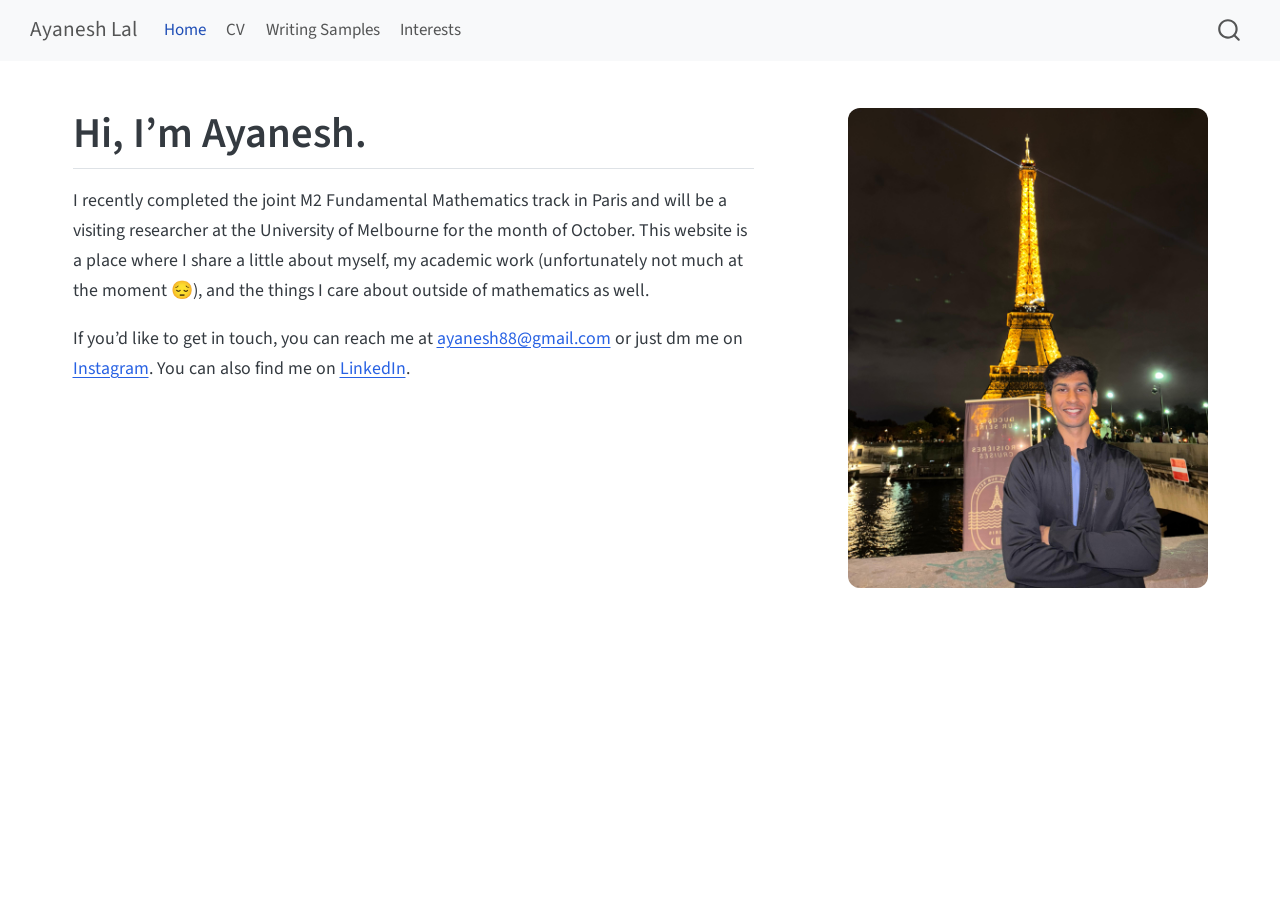
<file: index.html>
<!DOCTYPE html>
<html xmlns="http://www.w3.org/1999/xhtml" lang="en" xml:lang="en"><head>

<meta charset="utf-8">
<meta name="generator" content="quarto-1.10.18">

<meta name="viewport" content="width=device-width, initial-scale=1.0, user-scalable=yes">


<title>Ayanesh Lal</title>
<style>
/* Default styles provided by pandoc.
** See https://pandoc.org/MANUAL.html#variables-for-html for config info.
*/
span.smallcaps{font-variant: small-caps;}
div.columns{display: flex; gap: 1.5em;}
div.column{flex: auto;}
@media screen {
div.columns{gap: min(4vw, 1.5em);}
div.column{overflow-x: auto;}
}
div.hanging-indent{margin-left: 1.5em; text-indent: -1.5em;}
ul.task-list{list-style: none;}
ul.task-list li input[type="checkbox"] {
  width: 0.8em;
  margin: 0 0.8em 0.2em -1em; /* quarto-specific, see https://github.com/quarto-dev/quarto-cli/issues/4556 */ 
  vertical-align: middle;
}
</style>


<script src="site_libs/quarto-nav/quarto-nav.js"></script>
<script src="site_libs/quarto-nav/headroom.min.js"></script>
<script src="site_libs/clipboard/clipboard.min.js"></script>
<script src="site_libs/quarto-search/autocomplete.umd.js"></script>
<script src="site_libs/quarto-search/fuse.min.js"></script>
<script src="site_libs/quarto-search/quarto-search.js"></script>
<meta name="quarto:offset" content="./">
<script src="site_libs/quarto-html/quarto.js" type="module"></script>
<script src="site_libs/quarto-html/tabsets/tabsets.js" type="module"></script>
<script src="site_libs/quarto-html/popper.min.js"></script>
<script src="site_libs/quarto-html/tippy.umd.min.js"></script>
<script src="site_libs/quarto-html/anchor.min.js"></script>
<link href="site_libs/quarto-html/tippy.css" rel="stylesheet">
<link href="site_libs/quarto-html/quarto-syntax-highlighting-64a204ab8560d761af7679ceaba22944.css" rel="stylesheet" id="quarto-text-highlighting-styles">
<script src="site_libs/bootstrap/bootstrap.min.js"></script>
<link href="site_libs/bootstrap/bootstrap-icons.css" rel="stylesheet">
<link href="site_libs/bootstrap/bootstrap-172ba59bd5e0b52282274ba0c0cc16fc.min.css" rel="stylesheet" append-hash="true" id="quarto-bootstrap" data-mode="light">
<script id="quarto-search-options" type="application/json">{
  "location": "navbar",
  "copy-button": false,
  "collapse-after": 3,
  "panel-placement": "end",
  "type": "overlay",
  "limit": 50,
  "keyboard-shortcut": [
    "f",
    "/",
    "s"
  ],
  "show-item-context": false,
  "language": {
    "search-no-results-text": "No results",
    "search-matching-documents-text": "matching documents",
    "search-copy-link-title": "Copy link to search",
    "search-hide-matches-text": "Hide additional matches",
    "search-more-match-text": "more match in this document",
    "search-more-matches-text": "more matches in this document",
    "search-clear-button-title": "Clear",
    "search-text-placeholder": "",
    "search-detached-cancel-button-title": "Cancel",
    "search-submit-button-title": "Submit",
    "search-label": "Search"
  }
}</script>


<link rel="stylesheet" href="styles.css">
</head>

<body class="nav-fixed quarto-light">

<div id="quarto-search-results"></div>
  <header id="quarto-header" class="headroom fixed-top">
    <nav class="navbar navbar-expand-lg " data-bs-theme="dark">
      <div class="navbar-container container-fluid">
      <div class="navbar-brand-container mx-auto">
    <a class="navbar-brand" href="./index.html">
    <span class="navbar-title">Ayanesh Lal</span>
    </a>
  </div>
            <div id="quarto-search" class="" title="Search"></div>
          <button class="navbar-toggler" type="button" data-bs-toggle="collapse" data-bs-target="#navbarCollapse" aria-controls="navbarCollapse" role="menu" aria-expanded="false" aria-label="Toggle navigation" onclick="if (window.quartoToggleHeadroom) { window.quartoToggleHeadroom(); }">
  <span class="navbar-toggler-icon"></span>
</button>
          <div class="collapse navbar-collapse" id="navbarCollapse">
            <ul class="navbar-nav navbar-nav-scroll me-auto">
  <li class="nav-item">
    <a class="nav-link active" href="./index.html" aria-current="page"> 
<span class="menu-text">Home</span></a>
  </li>  
  <li class="nav-item">
    <a class="nav-link" href="./cv.html"> 
<span class="menu-text">CV</span></a>
  </li>  
  <li class="nav-item">
    <a class="nav-link" href="./writing.html"> 
<span class="menu-text">Writing Samples</span></a>
  </li>  
  <li class="nav-item">
    <a class="nav-link" href="./interests.html"> 
<span class="menu-text">Interests</span></a>
  </li>  
</ul>
          </div> <!-- /navcollapse -->
            <div class="quarto-navbar-tools">
</div>
      </div> <!-- /container-fluid -->
    </nav>
</header>
<!-- content -->
<div id="quarto-content" class="quarto-container page-columns page-rows-contents page-layout-full page-navbar">
<!-- sidebar -->
<!-- margin-sidebar -->
    <div id="quarto-margin-sidebar" class="sidebar margin-sidebar zindex-bottom">
        
    </div>
<!-- main -->
<main class="content column-page" id="quarto-document-content"><header id="title-block-header" class="quarto-title-block"></header>




<div class="columns homepage">
<div class="column" style="width:60%;">
<section id="hi-im-ayanesh." class="level2">
<h2 class="anchored" data-anchor-id="hi-im-ayanesh.">Hi, I’m Ayanesh.</h2>
<p>I recently completed the joint M2 Fundamental Mathematics track in Paris and will be a visiting researcher at the University of Melbourne for the month of October. This website is a place where I share a little about myself, my academic work (unfortunately not much at the moment 😔), and the things I care about outside of mathematics as well.</p>
<p>If you’d like to get in touch, you can reach me at <a href="mailto:ayanesh88@gmail.com">ayanesh88@gmail.com</a> or just dm me on <a href="https://www.instagram.com/ayanesh17/">Instagram</a>. You can also find me on <a href="https://www.linkedin.com/in/ayaneshlal/">LinkedIn</a>.</p>
</section>
</div><div class="column" style="width:40%;">
<p><img src="images/profile.jpg" class="profile-photo img-fluid"></p>
</div>
</div>



</main> <!-- /main -->
<script id="quarto-html-after-body" type="application/javascript">
  window.document.addEventListener("DOMContentLoaded", function (event) {
    const icon = "";
    const anchorJS = new window.AnchorJS();
    anchorJS.options = {
      placement: 'right',
      icon: icon
    };
    anchorJS.add('.anchored');
    const isCodeAnnotation = (el) => {
      for (const clz of el.classList) {
        if (clz.startsWith('code-annotation-')) {                     
          return true;
        }
      }
      return false;
    }
    const onCopySuccess = function(e) {
      // button target
      const button = e.trigger;
      // don't keep focus
      button.blur();
      // flash "checked"
      button.classList.add('code-copy-button-checked');
      var currentTitle = button.getAttribute("title");
      button.setAttribute("title", "Copied!");
      let tooltip;
      if (window.bootstrap) {
        button.setAttribute("data-bs-toggle", "tooltip");
        button.setAttribute("data-bs-placement", "left");
        button.setAttribute("data-bs-title", "Copied!");
        tooltip = new bootstrap.Tooltip(button, 
          { trigger: "manual", 
            customClass: "code-copy-button-tooltip",
            offset: [0, -8]});
        tooltip.show();    
      }
      setTimeout(function() {
        if (tooltip) {
          tooltip.hide();
          button.removeAttribute("data-bs-title");
          button.removeAttribute("data-bs-toggle");
          button.removeAttribute("data-bs-placement");
        }
        button.setAttribute("title", currentTitle);
        button.classList.remove('code-copy-button-checked');
      }, 1000);
      // clear code selection
      e.clearSelection();
    }
    const getTextToCopy = function(trigger) {
      const outerScaffold = trigger.parentElement.cloneNode(true);
      const codeEl = outerScaffold.querySelector('code');
      for (const childEl of codeEl.children) {
        if (isCodeAnnotation(childEl)) {
          childEl.remove();
        }
      }
      return codeEl.innerText;
    }
    const clipboard = new window.ClipboardJS('.code-copy-button:not([data-in-quarto-modal])', {
      text: getTextToCopy
    });
    clipboard.on('success', onCopySuccess);
    if (window.document.getElementById('quarto-embedded-source-code-modal')) {
      const clipboardModal = new window.ClipboardJS('.code-copy-button[data-in-quarto-modal]', {
        text: getTextToCopy,
        container: window.document.getElementById('quarto-embedded-source-code-modal')
      });
      clipboardModal.on('success', onCopySuccess);
    }
      var localhostRegex = new RegExp(/^(?:http|https):\/\/localhost\:?[0-9]*\//);
      var mailtoRegex = new RegExp(/^mailto:/);
        var filterRegex = new RegExp("https:\/\/ayaneshlal\.github\.io\/");
      var isInternal = (href) => {
          return filterRegex.test(href) || localhostRegex.test(href) || mailtoRegex.test(href);
      }
      // Inspect non-navigation links and adorn them if external
     var links = window.document.querySelectorAll('a[href]:not(.nav-link):not(.navbar-brand):not(.toc-action):not(.sidebar-link):not(.sidebar-item-toggle):not(.pagination-link):not(.no-external):not([aria-hidden]):not(.dropdown-item):not(.quarto-navigation-tool):not(.about-link)');
      for (var i=0; i<links.length; i++) {
        const link = links[i];
        if (!isInternal(link.href)) {
          // undo the damage that might have been done by quarto-nav.js in the case of
          // links that we want to consider external
          if (link.dataset.originalHref !== undefined) {
            link.href = link.dataset.originalHref;
          }
        }
      }
    function tippyHover(el, contentFn, onTriggerFn, onUntriggerFn) {
      const config = {
        allowHTML: true,
        maxWidth: 500,
        delay: 100,
        arrow: false,
        appendTo: function(el) {
            return el.parentElement;
        },
        interactive: true,
        interactiveBorder: 10,
        theme: 'quarto',
        placement: 'bottom-start',
      };
      if (contentFn) {
        config.content = contentFn;
      }
      if (onTriggerFn) {
        config.onTrigger = onTriggerFn;
      }
      if (onUntriggerFn) {
        config.onUntrigger = onUntriggerFn;
      }
      window.tippy(el, config); 
    }
    const noterefs = window.document.querySelectorAll('a[role="doc-noteref"]');
    for (var i=0; i<noterefs.length; i++) {
      const ref = noterefs[i];
      tippyHover(ref, function() {
        // use id or data attribute instead here
        let href = ref.getAttribute('data-footnote-href') || ref.getAttribute('href');
        try { href = new URL(href).hash; } catch {}
        const id = href.replace(/^#\/?/, "");
        const note = window.document.getElementById(id);
        if (note) {
          return note.innerHTML;
        } else {
          return "";
        }
      });
    }
    const xrefs = window.document.querySelectorAll('a.quarto-xref');
    const processXRef = (id, note) => {
      // Strip column container classes
      const stripColumnClz = (el) => {
        el.classList.remove("page-full", "page-columns");
        if (el.children) {
          for (const child of el.children) {
            stripColumnClz(child);
          }
        }
      }
      stripColumnClz(note)
      if (id === null || id.startsWith('sec-')) {
        // Special case sections, only their first couple elements
        const container = document.createElement("div");
        if (note.children && note.children.length > 2) {
          container.appendChild(note.children[0].cloneNode(true));
          for (let i = 1; i < note.children.length; i++) {
            const child = note.children[i];
            if (child.tagName === "P" && child.innerText === "") {
              continue;
            } else {
              container.appendChild(child.cloneNode(true));
              break;
            }
          }
          if (window.Quarto?.typesetMath) {
            window.Quarto.typesetMath(container);
          }
          return container.innerHTML
        } else {
          if (window.Quarto?.typesetMath) {
            window.Quarto.typesetMath(note);
          }
          return note.innerHTML;
        }
      } else {
        // Remove any anchor links if they are present
        const anchorLink = note.querySelector('a.anchorjs-link');
        if (anchorLink) {
          anchorLink.remove();
        }
        if (window.Quarto?.typesetMath) {
          window.Quarto.typesetMath(note);
        }
        if (note.classList.contains("callout")) {
          return note.outerHTML;
        } else {
          return note.innerHTML;
        }
      }
    }
    for (var i=0; i<xrefs.length; i++) {
      const xref = xrefs[i];
      tippyHover(xref, undefined, function(instance) {
        instance.disable();
        let url = xref.getAttribute('href');
        let hash = undefined; 
        if (url.startsWith('#')) {
          hash = url;
        } else {
          try { hash = new URL(url).hash; } catch {}
        }
        if (hash) {
          const id = hash.replace(/^#\/?/, "");
          const note = window.document.getElementById(id);
          if (note !== null) {
            try {
              const html = processXRef(id, note.cloneNode(true));
              instance.setContent(html);
            } finally {
              instance.enable();
              instance.show();
            }
          } else {
            // See if we can fetch this
            fetch(url.split('#')[0])
            .then(res => res.text())
            .then(html => {
              const parser = new DOMParser();
              const htmlDoc = parser.parseFromString(html, "text/html");
              const note = htmlDoc.getElementById(id);
              if (note !== null) {
                const html = processXRef(id, note);
                instance.setContent(html);
              } 
            }).finally(() => {
              instance.enable();
              instance.show();
            });
          }
        } else {
          // See if we can fetch a full url (with no hash to target)
          // This is a special case and we should probably do some content thinning / targeting
          fetch(url)
          .then(res => res.text())
          .then(html => {
            const parser = new DOMParser();
            const htmlDoc = parser.parseFromString(html, "text/html");
            const note = htmlDoc.querySelector('main.content');
            if (note !== null) {
              // This should only happen for chapter cross references
              // (since there is no id in the URL)
              // remove the first header
              if (note.children.length > 0 && note.children[0].tagName === "HEADER") {
                note.children[0].remove();
              }
              const html = processXRef(null, note);
              instance.setContent(html);
            } 
          }).finally(() => {
            instance.enable();
            instance.show();
          });
        }
      }, function(instance) {
      });
    }
        let selectedAnnoteEl;
        const selectorForAnnotation = ( cell, annotation) => {
          let cellAttr = 'data-code-cell="' + cell + '"';
          let lineAttr = 'data-code-annotation="' +  annotation + '"';
          const selector = 'span[' + cellAttr + '][' + lineAttr + ']';
          return selector;
        }
        const selectCodeLines = (annoteEl) => {
          const doc = window.document;
          const targetCell = annoteEl.getAttribute("data-target-cell");
          const targetAnnotation = annoteEl.getAttribute("data-target-annotation");
          const annoteSpan = window.document.querySelector(selectorForAnnotation(targetCell, targetAnnotation));
          const lines = annoteSpan.getAttribute("data-code-lines").split(",");
          const lineIds = lines.map((line) => {
            return targetCell + "-" + line;
          })
          let top = null;
          let height = null;
          let parent = null;
          if (lineIds.length > 0) {
              //compute the position of the single el (top and bottom and make a div)
              const el = window.document.getElementById(lineIds[0]);
              top = el.offsetTop;
              height = el.offsetHeight;
              parent = el.parentElement.parentElement;
            if (lineIds.length > 1) {
              const lastEl = window.document.getElementById(lineIds[lineIds.length - 1]);
              const bottom = lastEl.offsetTop + lastEl.offsetHeight;
              height = bottom - top;
            }
            if (top !== null && height !== null && parent !== null) {
              // cook up a div (if necessary) and position it 
              let div = window.document.getElementById("code-annotation-line-highlight");
              if (div === null) {
                div = window.document.createElement("div");
                div.setAttribute("id", "code-annotation-line-highlight");
                div.style.position = 'absolute';
                parent.appendChild(div);
              }
              div.style.top = top - 2 + "px";
              div.style.height = height + 4 + "px";
              div.style.left = 0;
              let gutterDiv = window.document.getElementById("code-annotation-line-highlight-gutter");
              if (gutterDiv === null) {
                gutterDiv = window.document.createElement("div");
                gutterDiv.setAttribute("id", "code-annotation-line-highlight-gutter");
                gutterDiv.style.position = 'absolute';
                const codeCell = window.document.getElementById(targetCell);
                const gutter = codeCell.querySelector('.code-annotation-gutter');
                gutter.appendChild(gutterDiv);
              }
              gutterDiv.style.top = top - 2 + "px";
              gutterDiv.style.height = height + 4 + "px";
            }
            selectedAnnoteEl = annoteEl;
          }
        };
        const unselectCodeLines = () => {
          const elementsIds = ["code-annotation-line-highlight", "code-annotation-line-highlight-gutter"];
          elementsIds.forEach((elId) => {
            const div = window.document.getElementById(elId);
            if (div) {
              div.remove();
            }
          });
          selectedAnnoteEl = undefined;
        };
          // Handle positioning of the toggle
      window.addEventListener(
        "resize",
        throttle(() => {
          elRect = undefined;
          if (selectedAnnoteEl) {
            selectCodeLines(selectedAnnoteEl);
          }
        }, 10)
      );
      function throttle(fn, ms) {
      let throttle = false;
      let timer;
        return (...args) => {
          if(!throttle) { // first call gets through
              fn.apply(this, args);
              throttle = true;
          } else { // all the others get throttled
              if(timer) clearTimeout(timer); // cancel #2
              timer = setTimeout(() => {
                fn.apply(this, args);
                timer = throttle = false;
              }, ms);
          }
        };
      }
        // Attach click handler to the DT
        const annoteDls = window.document.querySelectorAll('dt[data-target-cell]');
        for (const annoteDlNode of annoteDls) {
          annoteDlNode.addEventListener('click', (event) => {
            const clickedEl = event.target;
            if (clickedEl !== selectedAnnoteEl) {
              unselectCodeLines();
              const activeEl = window.document.querySelector('dt[data-target-cell].code-annotation-active');
              if (activeEl) {
                activeEl.classList.remove('code-annotation-active');
              }
              selectCodeLines(clickedEl);
              clickedEl.classList.add('code-annotation-active');
            } else {
              // Unselect the line
              unselectCodeLines();
              clickedEl.classList.remove('code-annotation-active');
            }
          });
        }
    const findCites = (el) => {
      const parentEl = el.parentElement;
      if (parentEl) {
        const cites = parentEl.dataset.cites;
        if (cites) {
          return {
            el,
            cites: cites.split(' ')
          };
        } else {
          return findCites(el.parentElement)
        }
      } else {
        return undefined;
      }
    };
    var bibliorefs = window.document.querySelectorAll('a[role="doc-biblioref"]');
    for (var i=0; i<bibliorefs.length; i++) {
      const ref = bibliorefs[i];
      const citeInfo = findCites(ref);
      if (citeInfo) {
        tippyHover(citeInfo.el, function() {
          var popup = window.document.createElement('div');
          citeInfo.cites.forEach(function(cite) {
            var citeDiv = window.document.createElement('div');
            citeDiv.classList.add('hanging-indent');
            citeDiv.classList.add('csl-entry');
            var biblioDiv = window.document.getElementById('ref-' + cite);
            if (biblioDiv) {
              citeDiv.innerHTML = biblioDiv.innerHTML;
            }
            popup.appendChild(citeDiv);
          });
          return popup.innerHTML;
        });
      }
    }
  });
  </script>
</div> <!-- /content -->




</body></html>
</file>
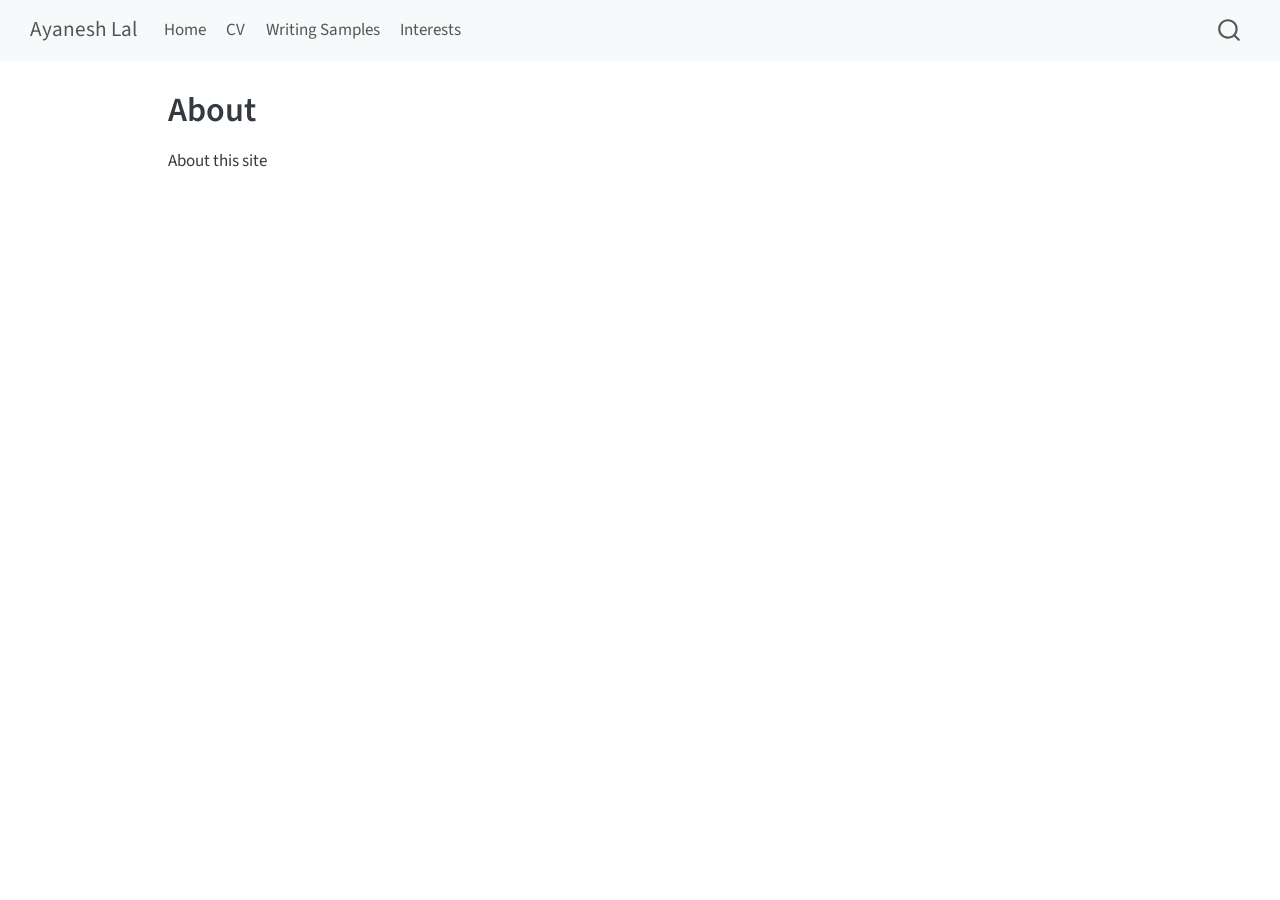
<file: about.html>
<!DOCTYPE html>
<html xmlns="http://www.w3.org/1999/xhtml" lang="en" xml:lang="en"><head>

<meta charset="utf-8">
<meta name="generator" content="quarto-1.10.18">

<meta name="viewport" content="width=device-width, initial-scale=1.0, user-scalable=yes">


<title>About – Ayanesh Lal</title>
<style>
/* Default styles provided by pandoc.
** See https://pandoc.org/MANUAL.html#variables-for-html for config info.
*/
span.smallcaps{font-variant: small-caps;}
div.columns{display: flex; gap: 1.5em;}
div.column{flex: auto;}
@media screen {
div.columns{gap: min(4vw, 1.5em);}
div.column{overflow-x: auto;}
}
div.hanging-indent{margin-left: 1.5em; text-indent: -1.5em;}
ul.task-list{list-style: none;}
ul.task-list li input[type="checkbox"] {
  width: 0.8em;
  margin: 0 0.8em 0.2em -1em; /* quarto-specific, see https://github.com/quarto-dev/quarto-cli/issues/4556 */ 
  vertical-align: middle;
}
</style>


<script src="site_libs/quarto-nav/quarto-nav.js"></script>
<script src="site_libs/quarto-nav/headroom.min.js"></script>
<script src="site_libs/clipboard/clipboard.min.js"></script>
<script src="site_libs/quarto-search/autocomplete.umd.js"></script>
<script src="site_libs/quarto-search/fuse.min.js"></script>
<script src="site_libs/quarto-search/quarto-search.js"></script>
<meta name="quarto:offset" content="./">
<script src="site_libs/quarto-html/quarto.js" type="module"></script>
<script src="site_libs/quarto-html/tabsets/tabsets.js" type="module"></script>
<script src="site_libs/quarto-html/popper.min.js"></script>
<script src="site_libs/quarto-html/tippy.umd.min.js"></script>
<script src="site_libs/quarto-html/anchor.min.js"></script>
<link href="site_libs/quarto-html/tippy.css" rel="stylesheet">
<link href="site_libs/quarto-html/quarto-syntax-highlighting-64a204ab8560d761af7679ceaba22944.css" rel="stylesheet" id="quarto-text-highlighting-styles">
<script src="site_libs/bootstrap/bootstrap.min.js"></script>
<link href="site_libs/bootstrap/bootstrap-icons.css" rel="stylesheet">
<link href="site_libs/bootstrap/bootstrap-172ba59bd5e0b52282274ba0c0cc16fc.min.css" rel="stylesheet" append-hash="true" id="quarto-bootstrap" data-mode="light">
<script id="quarto-search-options" type="application/json">{
  "location": "navbar",
  "copy-button": false,
  "collapse-after": 3,
  "panel-placement": "end",
  "type": "overlay",
  "limit": 50,
  "keyboard-shortcut": [
    "f",
    "/",
    "s"
  ],
  "show-item-context": false,
  "language": {
    "search-no-results-text": "No results",
    "search-matching-documents-text": "matching documents",
    "search-copy-link-title": "Copy link to search",
    "search-hide-matches-text": "Hide additional matches",
    "search-more-match-text": "more match in this document",
    "search-more-matches-text": "more matches in this document",
    "search-clear-button-title": "Clear",
    "search-text-placeholder": "",
    "search-detached-cancel-button-title": "Cancel",
    "search-submit-button-title": "Submit",
    "search-label": "Search"
  }
}</script>


<link rel="stylesheet" href="styles.css">
</head>

<body class="nav-fixed quarto-light">

<div id="quarto-search-results"></div>
  <header id="quarto-header" class="headroom fixed-top">
    <nav class="navbar navbar-expand-lg " data-bs-theme="dark">
      <div class="navbar-container container-fluid">
      <div class="navbar-brand-container mx-auto">
    <a class="navbar-brand" href="./index.html">
    <span class="navbar-title">Ayanesh Lal</span>
    </a>
  </div>
            <div id="quarto-search" class="" title="Search"></div>
          <button class="navbar-toggler" type="button" data-bs-toggle="collapse" data-bs-target="#navbarCollapse" aria-controls="navbarCollapse" role="menu" aria-expanded="false" aria-label="Toggle navigation" onclick="if (window.quartoToggleHeadroom) { window.quartoToggleHeadroom(); }">
  <span class="navbar-toggler-icon"></span>
</button>
          <div class="collapse navbar-collapse" id="navbarCollapse">
            <ul class="navbar-nav navbar-nav-scroll me-auto">
  <li class="nav-item">
    <a class="nav-link" href="./index.html"> 
<span class="menu-text">Home</span></a>
  </li>  
  <li class="nav-item">
    <a class="nav-link" href="./cv.html"> 
<span class="menu-text">CV</span></a>
  </li>  
  <li class="nav-item">
    <a class="nav-link" href="./writing.html"> 
<span class="menu-text">Writing Samples</span></a>
  </li>  
  <li class="nav-item">
    <a class="nav-link" href="./interests.html"> 
<span class="menu-text">Interests</span></a>
  </li>  
</ul>
          </div> <!-- /navcollapse -->
            <div class="quarto-navbar-tools">
</div>
      </div> <!-- /container-fluid -->
    </nav>
</header>
<!-- content -->
<div id="quarto-content" class="quarto-container page-columns page-rows-contents page-layout-article page-navbar">
<!-- sidebar -->
<!-- margin-sidebar -->
    <div id="quarto-margin-sidebar" class="sidebar margin-sidebar zindex-bottom">
        
    </div>
<!-- main -->
<main class="content" id="quarto-document-content">

<header id="title-block-header" class="quarto-title-block default">
<div class="quarto-title">
<h1 class="title">About</h1>
</div>



<div class="quarto-title-meta">

    
  
    
  </div>
  


</header>


<p>About this site</p>



</main> <!-- /main -->
<script id="quarto-html-after-body" type="application/javascript">
  window.document.addEventListener("DOMContentLoaded", function (event) {
    const icon = "";
    const anchorJS = new window.AnchorJS();
    anchorJS.options = {
      placement: 'right',
      icon: icon
    };
    anchorJS.add('.anchored');
    const isCodeAnnotation = (el) => {
      for (const clz of el.classList) {
        if (clz.startsWith('code-annotation-')) {                     
          return true;
        }
      }
      return false;
    }
    const onCopySuccess = function(e) {
      // button target
      const button = e.trigger;
      // don't keep focus
      button.blur();
      // flash "checked"
      button.classList.add('code-copy-button-checked');
      var currentTitle = button.getAttribute("title");
      button.setAttribute("title", "Copied!");
      let tooltip;
      if (window.bootstrap) {
        button.setAttribute("data-bs-toggle", "tooltip");
        button.setAttribute("data-bs-placement", "left");
        button.setAttribute("data-bs-title", "Copied!");
        tooltip = new bootstrap.Tooltip(button, 
          { trigger: "manual", 
            customClass: "code-copy-button-tooltip",
            offset: [0, -8]});
        tooltip.show();    
      }
      setTimeout(function() {
        if (tooltip) {
          tooltip.hide();
          button.removeAttribute("data-bs-title");
          button.removeAttribute("data-bs-toggle");
          button.removeAttribute("data-bs-placement");
        }
        button.setAttribute("title", currentTitle);
        button.classList.remove('code-copy-button-checked');
      }, 1000);
      // clear code selection
      e.clearSelection();
    }
    const getTextToCopy = function(trigger) {
      const outerScaffold = trigger.parentElement.cloneNode(true);
      const codeEl = outerScaffold.querySelector('code');
      for (const childEl of codeEl.children) {
        if (isCodeAnnotation(childEl)) {
          childEl.remove();
        }
      }
      return codeEl.innerText;
    }
    const clipboard = new window.ClipboardJS('.code-copy-button:not([data-in-quarto-modal])', {
      text: getTextToCopy
    });
    clipboard.on('success', onCopySuccess);
    if (window.document.getElementById('quarto-embedded-source-code-modal')) {
      const clipboardModal = new window.ClipboardJS('.code-copy-button[data-in-quarto-modal]', {
        text: getTextToCopy,
        container: window.document.getElementById('quarto-embedded-source-code-modal')
      });
      clipboardModal.on('success', onCopySuccess);
    }
      var localhostRegex = new RegExp(/^(?:http|https):\/\/localhost\:?[0-9]*\//);
      var mailtoRegex = new RegExp(/^mailto:/);
        var filterRegex = new RegExp("https:\/\/ayaneshlal\.github\.io\/");
      var isInternal = (href) => {
          return filterRegex.test(href) || localhostRegex.test(href) || mailtoRegex.test(href);
      }
      // Inspect non-navigation links and adorn them if external
     var links = window.document.querySelectorAll('a[href]:not(.nav-link):not(.navbar-brand):not(.toc-action):not(.sidebar-link):not(.sidebar-item-toggle):not(.pagination-link):not(.no-external):not([aria-hidden]):not(.dropdown-item):not(.quarto-navigation-tool):not(.about-link)');
      for (var i=0; i<links.length; i++) {
        const link = links[i];
        if (!isInternal(link.href)) {
          // undo the damage that might have been done by quarto-nav.js in the case of
          // links that we want to consider external
          if (link.dataset.originalHref !== undefined) {
            link.href = link.dataset.originalHref;
          }
        }
      }
    function tippyHover(el, contentFn, onTriggerFn, onUntriggerFn) {
      const config = {
        allowHTML: true,
        maxWidth: 500,
        delay: 100,
        arrow: false,
        appendTo: function(el) {
            return el.parentElement;
        },
        interactive: true,
        interactiveBorder: 10,
        theme: 'quarto',
        placement: 'bottom-start',
      };
      if (contentFn) {
        config.content = contentFn;
      }
      if (onTriggerFn) {
        config.onTrigger = onTriggerFn;
      }
      if (onUntriggerFn) {
        config.onUntrigger = onUntriggerFn;
      }
      window.tippy(el, config); 
    }
    const noterefs = window.document.querySelectorAll('a[role="doc-noteref"]');
    for (var i=0; i<noterefs.length; i++) {
      const ref = noterefs[i];
      tippyHover(ref, function() {
        // use id or data attribute instead here
        let href = ref.getAttribute('data-footnote-href') || ref.getAttribute('href');
        try { href = new URL(href).hash; } catch {}
        const id = href.replace(/^#\/?/, "");
        const note = window.document.getElementById(id);
        if (note) {
          return note.innerHTML;
        } else {
          return "";
        }
      });
    }
    const xrefs = window.document.querySelectorAll('a.quarto-xref');
    const processXRef = (id, note) => {
      // Strip column container classes
      const stripColumnClz = (el) => {
        el.classList.remove("page-full", "page-columns");
        if (el.children) {
          for (const child of el.children) {
            stripColumnClz(child);
          }
        }
      }
      stripColumnClz(note)
      if (id === null || id.startsWith('sec-')) {
        // Special case sections, only their first couple elements
        const container = document.createElement("div");
        if (note.children && note.children.length > 2) {
          container.appendChild(note.children[0].cloneNode(true));
          for (let i = 1; i < note.children.length; i++) {
            const child = note.children[i];
            if (child.tagName === "P" && child.innerText === "") {
              continue;
            } else {
              container.appendChild(child.cloneNode(true));
              break;
            }
          }
          if (window.Quarto?.typesetMath) {
            window.Quarto.typesetMath(container);
          }
          return container.innerHTML
        } else {
          if (window.Quarto?.typesetMath) {
            window.Quarto.typesetMath(note);
          }
          return note.innerHTML;
        }
      } else {
        // Remove any anchor links if they are present
        const anchorLink = note.querySelector('a.anchorjs-link');
        if (anchorLink) {
          anchorLink.remove();
        }
        if (window.Quarto?.typesetMath) {
          window.Quarto.typesetMath(note);
        }
        if (note.classList.contains("callout")) {
          return note.outerHTML;
        } else {
          return note.innerHTML;
        }
      }
    }
    for (var i=0; i<xrefs.length; i++) {
      const xref = xrefs[i];
      tippyHover(xref, undefined, function(instance) {
        instance.disable();
        let url = xref.getAttribute('href');
        let hash = undefined; 
        if (url.startsWith('#')) {
          hash = url;
        } else {
          try { hash = new URL(url).hash; } catch {}
        }
        if (hash) {
          const id = hash.replace(/^#\/?/, "");
          const note = window.document.getElementById(id);
          if (note !== null) {
            try {
              const html = processXRef(id, note.cloneNode(true));
              instance.setContent(html);
            } finally {
              instance.enable();
              instance.show();
            }
          } else {
            // See if we can fetch this
            fetch(url.split('#')[0])
            .then(res => res.text())
            .then(html => {
              const parser = new DOMParser();
              const htmlDoc = parser.parseFromString(html, "text/html");
              const note = htmlDoc.getElementById(id);
              if (note !== null) {
                const html = processXRef(id, note);
                instance.setContent(html);
              } 
            }).finally(() => {
              instance.enable();
              instance.show();
            });
          }
        } else {
          // See if we can fetch a full url (with no hash to target)
          // This is a special case and we should probably do some content thinning / targeting
          fetch(url)
          .then(res => res.text())
          .then(html => {
            const parser = new DOMParser();
            const htmlDoc = parser.parseFromString(html, "text/html");
            const note = htmlDoc.querySelector('main.content');
            if (note !== null) {
              // This should only happen for chapter cross references
              // (since there is no id in the URL)
              // remove the first header
              if (note.children.length > 0 && note.children[0].tagName === "HEADER") {
                note.children[0].remove();
              }
              const html = processXRef(null, note);
              instance.setContent(html);
            } 
          }).finally(() => {
            instance.enable();
            instance.show();
          });
        }
      }, function(instance) {
      });
    }
        let selectedAnnoteEl;
        const selectorForAnnotation = ( cell, annotation) => {
          let cellAttr = 'data-code-cell="' + cell + '"';
          let lineAttr = 'data-code-annotation="' +  annotation + '"';
          const selector = 'span[' + cellAttr + '][' + lineAttr + ']';
          return selector;
        }
        const selectCodeLines = (annoteEl) => {
          const doc = window.document;
          const targetCell = annoteEl.getAttribute("data-target-cell");
          const targetAnnotation = annoteEl.getAttribute("data-target-annotation");
          const annoteSpan = window.document.querySelector(selectorForAnnotation(targetCell, targetAnnotation));
          const lines = annoteSpan.getAttribute("data-code-lines").split(",");
          const lineIds = lines.map((line) => {
            return targetCell + "-" + line;
          })
          let top = null;
          let height = null;
          let parent = null;
          if (lineIds.length > 0) {
              //compute the position of the single el (top and bottom and make a div)
              const el = window.document.getElementById(lineIds[0]);
              top = el.offsetTop;
              height = el.offsetHeight;
              parent = el.parentElement.parentElement;
            if (lineIds.length > 1) {
              const lastEl = window.document.getElementById(lineIds[lineIds.length - 1]);
              const bottom = lastEl.offsetTop + lastEl.offsetHeight;
              height = bottom - top;
            }
            if (top !== null && height !== null && parent !== null) {
              // cook up a div (if necessary) and position it 
              let div = window.document.getElementById("code-annotation-line-highlight");
              if (div === null) {
                div = window.document.createElement("div");
                div.setAttribute("id", "code-annotation-line-highlight");
                div.style.position = 'absolute';
                parent.appendChild(div);
              }
              div.style.top = top - 2 + "px";
              div.style.height = height + 4 + "px";
              div.style.left = 0;
              let gutterDiv = window.document.getElementById("code-annotation-line-highlight-gutter");
              if (gutterDiv === null) {
                gutterDiv = window.document.createElement("div");
                gutterDiv.setAttribute("id", "code-annotation-line-highlight-gutter");
                gutterDiv.style.position = 'absolute';
                const codeCell = window.document.getElementById(targetCell);
                const gutter = codeCell.querySelector('.code-annotation-gutter');
                gutter.appendChild(gutterDiv);
              }
              gutterDiv.style.top = top - 2 + "px";
              gutterDiv.style.height = height + 4 + "px";
            }
            selectedAnnoteEl = annoteEl;
          }
        };
        const unselectCodeLines = () => {
          const elementsIds = ["code-annotation-line-highlight", "code-annotation-line-highlight-gutter"];
          elementsIds.forEach((elId) => {
            const div = window.document.getElementById(elId);
            if (div) {
              div.remove();
            }
          });
          selectedAnnoteEl = undefined;
        };
          // Handle positioning of the toggle
      window.addEventListener(
        "resize",
        throttle(() => {
          elRect = undefined;
          if (selectedAnnoteEl) {
            selectCodeLines(selectedAnnoteEl);
          }
        }, 10)
      );
      function throttle(fn, ms) {
      let throttle = false;
      let timer;
        return (...args) => {
          if(!throttle) { // first call gets through
              fn.apply(this, args);
              throttle = true;
          } else { // all the others get throttled
              if(timer) clearTimeout(timer); // cancel #2
              timer = setTimeout(() => {
                fn.apply(this, args);
                timer = throttle = false;
              }, ms);
          }
        };
      }
        // Attach click handler to the DT
        const annoteDls = window.document.querySelectorAll('dt[data-target-cell]');
        for (const annoteDlNode of annoteDls) {
          annoteDlNode.addEventListener('click', (event) => {
            const clickedEl = event.target;
            if (clickedEl !== selectedAnnoteEl) {
              unselectCodeLines();
              const activeEl = window.document.querySelector('dt[data-target-cell].code-annotation-active');
              if (activeEl) {
                activeEl.classList.remove('code-annotation-active');
              }
              selectCodeLines(clickedEl);
              clickedEl.classList.add('code-annotation-active');
            } else {
              // Unselect the line
              unselectCodeLines();
              clickedEl.classList.remove('code-annotation-active');
            }
          });
        }
    const findCites = (el) => {
      const parentEl = el.parentElement;
      if (parentEl) {
        const cites = parentEl.dataset.cites;
        if (cites) {
          return {
            el,
            cites: cites.split(' ')
          };
        } else {
          return findCites(el.parentElement)
        }
      } else {
        return undefined;
      }
    };
    var bibliorefs = window.document.querySelectorAll('a[role="doc-biblioref"]');
    for (var i=0; i<bibliorefs.length; i++) {
      const ref = bibliorefs[i];
      const citeInfo = findCites(ref);
      if (citeInfo) {
        tippyHover(citeInfo.el, function() {
          var popup = window.document.createElement('div');
          citeInfo.cites.forEach(function(cite) {
            var citeDiv = window.document.createElement('div');
            citeDiv.classList.add('hanging-indent');
            citeDiv.classList.add('csl-entry');
            var biblioDiv = window.document.getElementById('ref-' + cite);
            if (biblioDiv) {
              citeDiv.innerHTML = biblioDiv.innerHTML;
            }
            popup.appendChild(citeDiv);
          });
          return popup.innerHTML;
        });
      }
    }
  });
  </script>
</div> <!-- /content -->




</body></html>
</file>
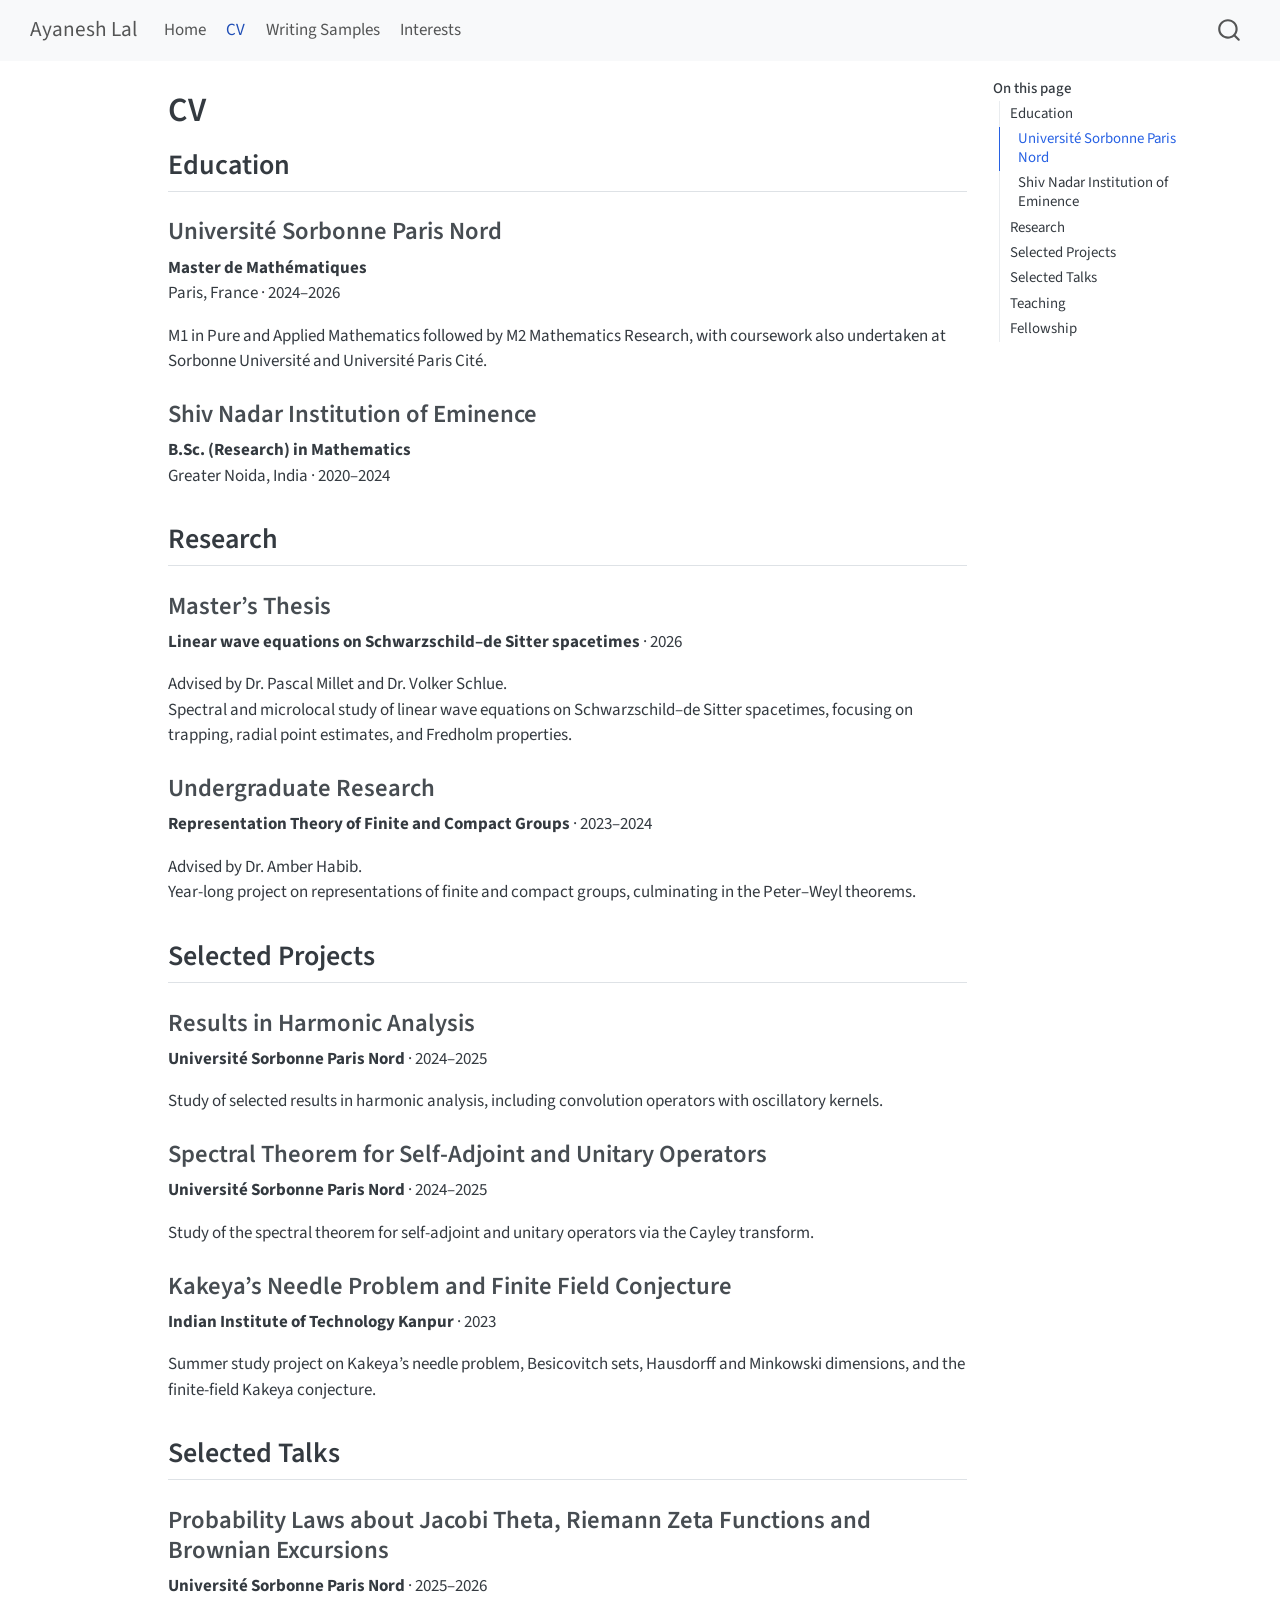
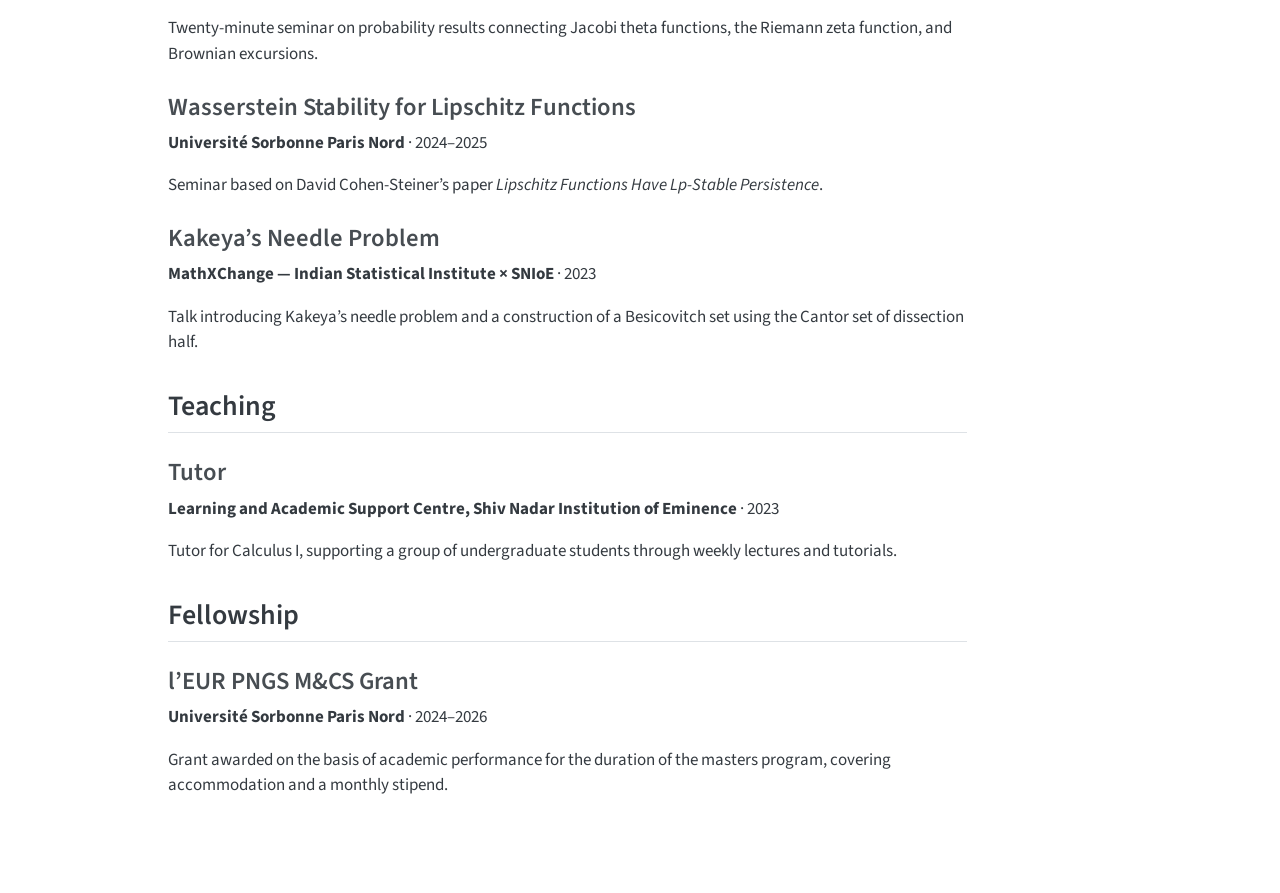
<file: cv.html>
<!DOCTYPE html>
<html xmlns="http://www.w3.org/1999/xhtml" lang="en" xml:lang="en"><head>

<meta charset="utf-8">
<meta name="generator" content="quarto-1.10.18">

<meta name="viewport" content="width=device-width, initial-scale=1.0, user-scalable=yes">


<title>CV – Ayanesh Lal</title>
<style>
/* Default styles provided by pandoc.
** See https://pandoc.org/MANUAL.html#variables-for-html for config info.
*/
span.smallcaps{font-variant: small-caps;}
div.columns{display: flex; gap: 1.5em;}
div.column{flex: auto;}
@media screen {
div.columns{gap: min(4vw, 1.5em);}
div.column{overflow-x: auto;}
}
div.hanging-indent{margin-left: 1.5em; text-indent: -1.5em;}
ul.task-list{list-style: none;}
ul.task-list li input[type="checkbox"] {
  width: 0.8em;
  margin: 0 0.8em 0.2em -1em; /* quarto-specific, see https://github.com/quarto-dev/quarto-cli/issues/4556 */ 
  vertical-align: middle;
}
</style>


<script src="site_libs/quarto-nav/quarto-nav.js"></script>
<script src="site_libs/quarto-nav/headroom.min.js"></script>
<script src="site_libs/clipboard/clipboard.min.js"></script>
<script src="site_libs/quarto-search/autocomplete.umd.js"></script>
<script src="site_libs/quarto-search/fuse.min.js"></script>
<script src="site_libs/quarto-search/quarto-search.js"></script>
<meta name="quarto:offset" content="./">
<script src="site_libs/quarto-html/quarto.js" type="module"></script>
<script src="site_libs/quarto-html/tabsets/tabsets.js" type="module"></script>
<script src="site_libs/quarto-html/popper.min.js"></script>
<script src="site_libs/quarto-html/tippy.umd.min.js"></script>
<script src="site_libs/quarto-html/anchor.min.js"></script>
<link href="site_libs/quarto-html/tippy.css" rel="stylesheet">
<link href="site_libs/quarto-html/quarto-syntax-highlighting-64a204ab8560d761af7679ceaba22944.css" rel="stylesheet" id="quarto-text-highlighting-styles">
<script src="site_libs/bootstrap/bootstrap.min.js"></script>
<link href="site_libs/bootstrap/bootstrap-icons.css" rel="stylesheet">
<link href="site_libs/bootstrap/bootstrap-172ba59bd5e0b52282274ba0c0cc16fc.min.css" rel="stylesheet" append-hash="true" id="quarto-bootstrap" data-mode="light">
<script id="quarto-search-options" type="application/json">{
  "location": "navbar",
  "copy-button": false,
  "collapse-after": 3,
  "panel-placement": "end",
  "type": "overlay",
  "limit": 50,
  "keyboard-shortcut": [
    "f",
    "/",
    "s"
  ],
  "show-item-context": false,
  "language": {
    "search-no-results-text": "No results",
    "search-matching-documents-text": "matching documents",
    "search-copy-link-title": "Copy link to search",
    "search-hide-matches-text": "Hide additional matches",
    "search-more-match-text": "more match in this document",
    "search-more-matches-text": "more matches in this document",
    "search-clear-button-title": "Clear",
    "search-text-placeholder": "",
    "search-detached-cancel-button-title": "Cancel",
    "search-submit-button-title": "Submit",
    "search-label": "Search"
  }
}</script>


<link rel="stylesheet" href="styles.css">
</head>

<body class="nav-fixed quarto-light">

<div id="quarto-search-results"></div>
  <header id="quarto-header" class="headroom fixed-top">
    <nav class="navbar navbar-expand-lg " data-bs-theme="dark">
      <div class="navbar-container container-fluid">
      <div class="navbar-brand-container mx-auto">
    <a class="navbar-brand" href="./index.html">
    <span class="navbar-title">Ayanesh Lal</span>
    </a>
  </div>
            <div id="quarto-search" class="" title="Search"></div>
          <button class="navbar-toggler" type="button" data-bs-toggle="collapse" data-bs-target="#navbarCollapse" aria-controls="navbarCollapse" role="menu" aria-expanded="false" aria-label="Toggle navigation" onclick="if (window.quartoToggleHeadroom) { window.quartoToggleHeadroom(); }">
  <span class="navbar-toggler-icon"></span>
</button>
          <div class="collapse navbar-collapse" id="navbarCollapse">
            <ul class="navbar-nav navbar-nav-scroll me-auto">
  <li class="nav-item">
    <a class="nav-link" href="./index.html"> 
<span class="menu-text">Home</span></a>
  </li>  
  <li class="nav-item">
    <a class="nav-link active" href="./cv.html" aria-current="page"> 
<span class="menu-text">CV</span></a>
  </li>  
  <li class="nav-item">
    <a class="nav-link" href="./writing.html"> 
<span class="menu-text">Writing Samples</span></a>
  </li>  
  <li class="nav-item">
    <a class="nav-link" href="./interests.html"> 
<span class="menu-text">Interests</span></a>
  </li>  
</ul>
          </div> <!-- /navcollapse -->
            <div class="quarto-navbar-tools">
</div>
      </div> <!-- /container-fluid -->
    </nav>
</header>
<!-- content -->
<div id="quarto-content" class="quarto-container page-columns page-rows-contents page-layout-article page-navbar">
<!-- sidebar -->
<!-- margin-sidebar -->
    <div id="quarto-margin-sidebar" class="sidebar margin-sidebar">
        <nav id="TOC" role="doc-toc" class="toc-active">
    <h2 id="toc-title">On this page</h2>
   
  <ul>
  <li><a href="#education" id="toc-education" class="nav-link active" data-scroll-target="#education">Education</a>
  <ul class="collapse">
  <li><a href="#université-sorbonne-paris-nord" id="toc-université-sorbonne-paris-nord" class="nav-link" data-scroll-target="#université-sorbonne-paris-nord">Université Sorbonne Paris Nord</a></li>
  <li><a href="#shiv-nadar-institution-of-eminence" id="toc-shiv-nadar-institution-of-eminence" class="nav-link" data-scroll-target="#shiv-nadar-institution-of-eminence">Shiv Nadar Institution of Eminence</a></li>
  </ul></li>
  <li><a href="#research" id="toc-research" class="nav-link" data-scroll-target="#research">Research</a>
  <ul class="collapse">
  <li><a href="#masters-thesis" id="toc-masters-thesis" class="nav-link" data-scroll-target="#masters-thesis">Master’s Thesis</a></li>
  <li><a href="#undergraduate-research" id="toc-undergraduate-research" class="nav-link" data-scroll-target="#undergraduate-research">Undergraduate Research</a></li>
  </ul></li>
  <li><a href="#selected-projects" id="toc-selected-projects" class="nav-link" data-scroll-target="#selected-projects">Selected Projects</a>
  <ul class="collapse">
  <li><a href="#results-in-harmonic-analysis" id="toc-results-in-harmonic-analysis" class="nav-link" data-scroll-target="#results-in-harmonic-analysis">Results in Harmonic Analysis</a></li>
  <li><a href="#spectral-theorem-for-self-adjoint-and-unitary-operators" id="toc-spectral-theorem-for-self-adjoint-and-unitary-operators" class="nav-link" data-scroll-target="#spectral-theorem-for-self-adjoint-and-unitary-operators">Spectral Theorem for Self-Adjoint and Unitary Operators</a></li>
  <li><a href="#kakeyas-needle-problem-and-finite-field-conjecture" id="toc-kakeyas-needle-problem-and-finite-field-conjecture" class="nav-link" data-scroll-target="#kakeyas-needle-problem-and-finite-field-conjecture">Kakeya’s Needle Problem and Finite Field Conjecture</a></li>
  </ul></li>
  <li><a href="#selected-talks" id="toc-selected-talks" class="nav-link" data-scroll-target="#selected-talks">Selected Talks</a>
  <ul class="collapse">
  <li><a href="#probability-laws-about-jacobi-theta-riemann-zeta-functions-and-brownian-excursions" id="toc-probability-laws-about-jacobi-theta-riemann-zeta-functions-and-brownian-excursions" class="nav-link" data-scroll-target="#probability-laws-about-jacobi-theta-riemann-zeta-functions-and-brownian-excursions">Probability Laws about Jacobi Theta, Riemann Zeta Functions and Brownian Excursions</a></li>
  <li><a href="#wasserstein-stability-for-lipschitz-functions" id="toc-wasserstein-stability-for-lipschitz-functions" class="nav-link" data-scroll-target="#wasserstein-stability-for-lipschitz-functions">Wasserstein Stability for Lipschitz Functions</a></li>
  <li><a href="#kakeyas-needle-problem" id="toc-kakeyas-needle-problem" class="nav-link" data-scroll-target="#kakeyas-needle-problem">Kakeya’s Needle Problem</a></li>
  </ul></li>
  <li><a href="#teaching" id="toc-teaching" class="nav-link" data-scroll-target="#teaching">Teaching</a>
  <ul class="collapse">
  <li><a href="#tutor" id="toc-tutor" class="nav-link" data-scroll-target="#tutor">Tutor</a></li>
  </ul></li>
  <li><a href="#fellowship" id="toc-fellowship" class="nav-link" data-scroll-target="#fellowship">Fellowship</a>
  <ul class="collapse">
  <li><a href="#leur-pngs-mcs-grant" id="toc-leur-pngs-mcs-grant" class="nav-link" data-scroll-target="#leur-pngs-mcs-grant">l’EUR PNGS M&amp;CS Grant</a></li>
  </ul></li>
  </ul>
</nav>
    </div>
<!-- main -->
<main class="content" id="quarto-document-content">

<header id="title-block-header" class="quarto-title-block default">
<div class="quarto-title">
<h1 class="title">CV</h1>
</div>



<div class="quarto-title-meta">

    
  
    
  </div>
  


</header>


<section id="education" class="level2">
<h2 class="anchored" data-anchor-id="education">Education</h2>
<section id="université-sorbonne-paris-nord" class="level3">
<h3 class="anchored" data-anchor-id="université-sorbonne-paris-nord">Université Sorbonne Paris Nord</h3>
<p><strong>Master de Mathématiques</strong><br>
Paris, France · 2024–2026</p>
<p>M1 in Pure and Applied Mathematics followed by M2 Mathematics Research, with coursework also undertaken at Sorbonne Université and Université Paris Cité.</p>
</section>
<section id="shiv-nadar-institution-of-eminence" class="level3">
<h3 class="anchored" data-anchor-id="shiv-nadar-institution-of-eminence">Shiv Nadar Institution of Eminence</h3>
<p><strong>B.Sc. (Research) in Mathematics</strong><br>
Greater Noida, India · 2020–2024</p>
</section>
</section>
<section id="research" class="level2">
<h2 class="anchored" data-anchor-id="research">Research</h2>
<section id="masters-thesis" class="level3">
<h3 class="anchored" data-anchor-id="masters-thesis">Master’s Thesis</h3>
<p><strong>Linear wave equations on Schwarzschild–de Sitter spacetimes</strong> · 2026</p>
<p>Advised by Dr.&nbsp;Pascal Millet and Dr.&nbsp;Volker Schlue.<br>
Spectral and microlocal study of linear wave equations on Schwarzschild–de Sitter spacetimes, focusing on trapping, radial point estimates, and Fredholm properties.</p>
</section>
<section id="undergraduate-research" class="level3">
<h3 class="anchored" data-anchor-id="undergraduate-research">Undergraduate Research</h3>
<p><strong>Representation Theory of Finite and Compact Groups</strong> · 2023–2024</p>
<p>Advised by Dr.&nbsp;Amber Habib.<br>
Year-long project on representations of finite and compact groups, culminating in the Peter–Weyl theorems.</p>
</section>
</section>
<section id="selected-projects" class="level2">
<h2 class="anchored" data-anchor-id="selected-projects">Selected Projects</h2>
<section id="results-in-harmonic-analysis" class="level3">
<h3 class="anchored" data-anchor-id="results-in-harmonic-analysis">Results in Harmonic Analysis</h3>
<p><strong>Université Sorbonne Paris Nord</strong> · 2024–2025</p>
<p>Study of selected results in harmonic analysis, including convolution operators with oscillatory kernels.</p>
</section>
<section id="spectral-theorem-for-self-adjoint-and-unitary-operators" class="level3">
<h3 class="anchored" data-anchor-id="spectral-theorem-for-self-adjoint-and-unitary-operators">Spectral Theorem for Self-Adjoint and Unitary Operators</h3>
<p><strong>Université Sorbonne Paris Nord</strong> · 2024–2025</p>
<p>Study of the spectral theorem for self-adjoint and unitary operators via the Cayley transform.</p>
</section>
<section id="kakeyas-needle-problem-and-finite-field-conjecture" class="level3">
<h3 class="anchored" data-anchor-id="kakeyas-needle-problem-and-finite-field-conjecture">Kakeya’s Needle Problem and Finite Field Conjecture</h3>
<p><strong>Indian Institute of Technology Kanpur</strong> · 2023</p>
<p>Summer study project on Kakeya’s needle problem, Besicovitch sets, Hausdorff and Minkowski dimensions, and the finite-field Kakeya conjecture.</p>
</section>
</section>
<section id="selected-talks" class="level2">
<h2 class="anchored" data-anchor-id="selected-talks">Selected Talks</h2>
<section id="probability-laws-about-jacobi-theta-riemann-zeta-functions-and-brownian-excursions" class="level3">
<h3 class="anchored" data-anchor-id="probability-laws-about-jacobi-theta-riemann-zeta-functions-and-brownian-excursions">Probability Laws about Jacobi Theta, Riemann Zeta Functions and Brownian Excursions</h3>
<p><strong>Université Sorbonne Paris Nord</strong> · 2025–2026</p>
<p>Twenty-minute seminar on probability results connecting Jacobi theta functions, the Riemann zeta function, and Brownian excursions.</p>
</section>
<section id="wasserstein-stability-for-lipschitz-functions" class="level3">
<h3 class="anchored" data-anchor-id="wasserstein-stability-for-lipschitz-functions">Wasserstein Stability for Lipschitz Functions</h3>
<p><strong>Université Sorbonne Paris Nord</strong> · 2024–2025</p>
<p>Seminar based on David Cohen-Steiner’s paper <em>Lipschitz Functions Have Lp-Stable Persistence</em>.</p>
</section>
<section id="kakeyas-needle-problem" class="level3">
<h3 class="anchored" data-anchor-id="kakeyas-needle-problem">Kakeya’s Needle Problem</h3>
<p><strong>MathXChange — Indian Statistical Institute × SNIoE</strong> · 2023</p>
<p>Talk introducing Kakeya’s needle problem and a construction of a Besicovitch set using the Cantor set of dissection half.</p>
</section>
</section>
<section id="teaching" class="level2">
<h2 class="anchored" data-anchor-id="teaching">Teaching</h2>
<section id="tutor" class="level3">
<h3 class="anchored" data-anchor-id="tutor">Tutor</h3>
<p><strong>Learning and Academic Support Centre, Shiv Nadar Institution of Eminence</strong> · 2023</p>
<p>Tutor for Calculus I, supporting a group of undergraduate students through weekly lectures and tutorials.</p>
</section>
</section>
<section id="fellowship" class="level2">
<h2 class="anchored" data-anchor-id="fellowship">Fellowship</h2>
<section id="leur-pngs-mcs-grant" class="level3">
<h3 class="anchored" data-anchor-id="leur-pngs-mcs-grant">l’EUR PNGS M&amp;CS Grant</h3>
<p><strong>Université Sorbonne Paris Nord</strong> · 2024–2026</p>
<p>Grant awarded on the basis of academic performance for the duration of the masters program, covering accommodation and a monthly stipend.</p>


</section>
</section>

</main> <!-- /main -->
<script id="quarto-html-after-body" type="application/javascript">
  window.document.addEventListener("DOMContentLoaded", function (event) {
    const icon = "";
    const anchorJS = new window.AnchorJS();
    anchorJS.options = {
      placement: 'right',
      icon: icon
    };
    anchorJS.add('.anchored');
    const isCodeAnnotation = (el) => {
      for (const clz of el.classList) {
        if (clz.startsWith('code-annotation-')) {                     
          return true;
        }
      }
      return false;
    }
    const onCopySuccess = function(e) {
      // button target
      const button = e.trigger;
      // don't keep focus
      button.blur();
      // flash "checked"
      button.classList.add('code-copy-button-checked');
      var currentTitle = button.getAttribute("title");
      button.setAttribute("title", "Copied!");
      let tooltip;
      if (window.bootstrap) {
        button.setAttribute("data-bs-toggle", "tooltip");
        button.setAttribute("data-bs-placement", "left");
        button.setAttribute("data-bs-title", "Copied!");
        tooltip = new bootstrap.Tooltip(button, 
          { trigger: "manual", 
            customClass: "code-copy-button-tooltip",
            offset: [0, -8]});
        tooltip.show();    
      }
      setTimeout(function() {
        if (tooltip) {
          tooltip.hide();
          button.removeAttribute("data-bs-title");
          button.removeAttribute("data-bs-toggle");
          button.removeAttribute("data-bs-placement");
        }
        button.setAttribute("title", currentTitle);
        button.classList.remove('code-copy-button-checked');
      }, 1000);
      // clear code selection
      e.clearSelection();
    }
    const getTextToCopy = function(trigger) {
      const outerScaffold = trigger.parentElement.cloneNode(true);
      const codeEl = outerScaffold.querySelector('code');
      for (const childEl of codeEl.children) {
        if (isCodeAnnotation(childEl)) {
          childEl.remove();
        }
      }
      return codeEl.innerText;
    }
    const clipboard = new window.ClipboardJS('.code-copy-button:not([data-in-quarto-modal])', {
      text: getTextToCopy
    });
    clipboard.on('success', onCopySuccess);
    if (window.document.getElementById('quarto-embedded-source-code-modal')) {
      const clipboardModal = new window.ClipboardJS('.code-copy-button[data-in-quarto-modal]', {
        text: getTextToCopy,
        container: window.document.getElementById('quarto-embedded-source-code-modal')
      });
      clipboardModal.on('success', onCopySuccess);
    }
      var localhostRegex = new RegExp(/^(?:http|https):\/\/localhost\:?[0-9]*\//);
      var mailtoRegex = new RegExp(/^mailto:/);
        var filterRegex = new RegExp("https:\/\/ayaneshlal\.github\.io\/");
      var isInternal = (href) => {
          return filterRegex.test(href) || localhostRegex.test(href) || mailtoRegex.test(href);
      }
      // Inspect non-navigation links and adorn them if external
     var links = window.document.querySelectorAll('a[href]:not(.nav-link):not(.navbar-brand):not(.toc-action):not(.sidebar-link):not(.sidebar-item-toggle):not(.pagination-link):not(.no-external):not([aria-hidden]):not(.dropdown-item):not(.quarto-navigation-tool):not(.about-link)');
      for (var i=0; i<links.length; i++) {
        const link = links[i];
        if (!isInternal(link.href)) {
          // undo the damage that might have been done by quarto-nav.js in the case of
          // links that we want to consider external
          if (link.dataset.originalHref !== undefined) {
            link.href = link.dataset.originalHref;
          }
        }
      }
    function tippyHover(el, contentFn, onTriggerFn, onUntriggerFn) {
      const config = {
        allowHTML: true,
        maxWidth: 500,
        delay: 100,
        arrow: false,
        appendTo: function(el) {
            return el.parentElement;
        },
        interactive: true,
        interactiveBorder: 10,
        theme: 'quarto',
        placement: 'bottom-start',
      };
      if (contentFn) {
        config.content = contentFn;
      }
      if (onTriggerFn) {
        config.onTrigger = onTriggerFn;
      }
      if (onUntriggerFn) {
        config.onUntrigger = onUntriggerFn;
      }
      window.tippy(el, config); 
    }
    const noterefs = window.document.querySelectorAll('a[role="doc-noteref"]');
    for (var i=0; i<noterefs.length; i++) {
      const ref = noterefs[i];
      tippyHover(ref, function() {
        // use id or data attribute instead here
        let href = ref.getAttribute('data-footnote-href') || ref.getAttribute('href');
        try { href = new URL(href).hash; } catch {}
        const id = href.replace(/^#\/?/, "");
        const note = window.document.getElementById(id);
        if (note) {
          return note.innerHTML;
        } else {
          return "";
        }
      });
    }
    const xrefs = window.document.querySelectorAll('a.quarto-xref');
    const processXRef = (id, note) => {
      // Strip column container classes
      const stripColumnClz = (el) => {
        el.classList.remove("page-full", "page-columns");
        if (el.children) {
          for (const child of el.children) {
            stripColumnClz(child);
          }
        }
      }
      stripColumnClz(note)
      if (id === null || id.startsWith('sec-')) {
        // Special case sections, only their first couple elements
        const container = document.createElement("div");
        if (note.children && note.children.length > 2) {
          container.appendChild(note.children[0].cloneNode(true));
          for (let i = 1; i < note.children.length; i++) {
            const child = note.children[i];
            if (child.tagName === "P" && child.innerText === "") {
              continue;
            } else {
              container.appendChild(child.cloneNode(true));
              break;
            }
          }
          if (window.Quarto?.typesetMath) {
            window.Quarto.typesetMath(container);
          }
          return container.innerHTML
        } else {
          if (window.Quarto?.typesetMath) {
            window.Quarto.typesetMath(note);
          }
          return note.innerHTML;
        }
      } else {
        // Remove any anchor links if they are present
        const anchorLink = note.querySelector('a.anchorjs-link');
        if (anchorLink) {
          anchorLink.remove();
        }
        if (window.Quarto?.typesetMath) {
          window.Quarto.typesetMath(note);
        }
        if (note.classList.contains("callout")) {
          return note.outerHTML;
        } else {
          return note.innerHTML;
        }
      }
    }
    for (var i=0; i<xrefs.length; i++) {
      const xref = xrefs[i];
      tippyHover(xref, undefined, function(instance) {
        instance.disable();
        let url = xref.getAttribute('href');
        let hash = undefined; 
        if (url.startsWith('#')) {
          hash = url;
        } else {
          try { hash = new URL(url).hash; } catch {}
        }
        if (hash) {
          const id = hash.replace(/^#\/?/, "");
          const note = window.document.getElementById(id);
          if (note !== null) {
            try {
              const html = processXRef(id, note.cloneNode(true));
              instance.setContent(html);
            } finally {
              instance.enable();
              instance.show();
            }
          } else {
            // See if we can fetch this
            fetch(url.split('#')[0])
            .then(res => res.text())
            .then(html => {
              const parser = new DOMParser();
              const htmlDoc = parser.parseFromString(html, "text/html");
              const note = htmlDoc.getElementById(id);
              if (note !== null) {
                const html = processXRef(id, note);
                instance.setContent(html);
              } 
            }).finally(() => {
              instance.enable();
              instance.show();
            });
          }
        } else {
          // See if we can fetch a full url (with no hash to target)
          // This is a special case and we should probably do some content thinning / targeting
          fetch(url)
          .then(res => res.text())
          .then(html => {
            const parser = new DOMParser();
            const htmlDoc = parser.parseFromString(html, "text/html");
            const note = htmlDoc.querySelector('main.content');
            if (note !== null) {
              // This should only happen for chapter cross references
              // (since there is no id in the URL)
              // remove the first header
              if (note.children.length > 0 && note.children[0].tagName === "HEADER") {
                note.children[0].remove();
              }
              const html = processXRef(null, note);
              instance.setContent(html);
            } 
          }).finally(() => {
            instance.enable();
            instance.show();
          });
        }
      }, function(instance) {
      });
    }
        let selectedAnnoteEl;
        const selectorForAnnotation = ( cell, annotation) => {
          let cellAttr = 'data-code-cell="' + cell + '"';
          let lineAttr = 'data-code-annotation="' +  annotation + '"';
          const selector = 'span[' + cellAttr + '][' + lineAttr + ']';
          return selector;
        }
        const selectCodeLines = (annoteEl) => {
          const doc = window.document;
          const targetCell = annoteEl.getAttribute("data-target-cell");
          const targetAnnotation = annoteEl.getAttribute("data-target-annotation");
          const annoteSpan = window.document.querySelector(selectorForAnnotation(targetCell, targetAnnotation));
          const lines = annoteSpan.getAttribute("data-code-lines").split(",");
          const lineIds = lines.map((line) => {
            return targetCell + "-" + line;
          })
          let top = null;
          let height = null;
          let parent = null;
          if (lineIds.length > 0) {
              //compute the position of the single el (top and bottom and make a div)
              const el = window.document.getElementById(lineIds[0]);
              top = el.offsetTop;
              height = el.offsetHeight;
              parent = el.parentElement.parentElement;
            if (lineIds.length > 1) {
              const lastEl = window.document.getElementById(lineIds[lineIds.length - 1]);
              const bottom = lastEl.offsetTop + lastEl.offsetHeight;
              height = bottom - top;
            }
            if (top !== null && height !== null && parent !== null) {
              // cook up a div (if necessary) and position it 
              let div = window.document.getElementById("code-annotation-line-highlight");
              if (div === null) {
                div = window.document.createElement("div");
                div.setAttribute("id", "code-annotation-line-highlight");
                div.style.position = 'absolute';
                parent.appendChild(div);
              }
              div.style.top = top - 2 + "px";
              div.style.height = height + 4 + "px";
              div.style.left = 0;
              let gutterDiv = window.document.getElementById("code-annotation-line-highlight-gutter");
              if (gutterDiv === null) {
                gutterDiv = window.document.createElement("div");
                gutterDiv.setAttribute("id", "code-annotation-line-highlight-gutter");
                gutterDiv.style.position = 'absolute';
                const codeCell = window.document.getElementById(targetCell);
                const gutter = codeCell.querySelector('.code-annotation-gutter');
                gutter.appendChild(gutterDiv);
              }
              gutterDiv.style.top = top - 2 + "px";
              gutterDiv.style.height = height + 4 + "px";
            }
            selectedAnnoteEl = annoteEl;
          }
        };
        const unselectCodeLines = () => {
          const elementsIds = ["code-annotation-line-highlight", "code-annotation-line-highlight-gutter"];
          elementsIds.forEach((elId) => {
            const div = window.document.getElementById(elId);
            if (div) {
              div.remove();
            }
          });
          selectedAnnoteEl = undefined;
        };
          // Handle positioning of the toggle
      window.addEventListener(
        "resize",
        throttle(() => {
          elRect = undefined;
          if (selectedAnnoteEl) {
            selectCodeLines(selectedAnnoteEl);
          }
        }, 10)
      );
      function throttle(fn, ms) {
      let throttle = false;
      let timer;
        return (...args) => {
          if(!throttle) { // first call gets through
              fn.apply(this, args);
              throttle = true;
          } else { // all the others get throttled
              if(timer) clearTimeout(timer); // cancel #2
              timer = setTimeout(() => {
                fn.apply(this, args);
                timer = throttle = false;
              }, ms);
          }
        };
      }
        // Attach click handler to the DT
        const annoteDls = window.document.querySelectorAll('dt[data-target-cell]');
        for (const annoteDlNode of annoteDls) {
          annoteDlNode.addEventListener('click', (event) => {
            const clickedEl = event.target;
            if (clickedEl !== selectedAnnoteEl) {
              unselectCodeLines();
              const activeEl = window.document.querySelector('dt[data-target-cell].code-annotation-active');
              if (activeEl) {
                activeEl.classList.remove('code-annotation-active');
              }
              selectCodeLines(clickedEl);
              clickedEl.classList.add('code-annotation-active');
            } else {
              // Unselect the line
              unselectCodeLines();
              clickedEl.classList.remove('code-annotation-active');
            }
          });
        }
    const findCites = (el) => {
      const parentEl = el.parentElement;
      if (parentEl) {
        const cites = parentEl.dataset.cites;
        if (cites) {
          return {
            el,
            cites: cites.split(' ')
          };
        } else {
          return findCites(el.parentElement)
        }
      } else {
        return undefined;
      }
    };
    var bibliorefs = window.document.querySelectorAll('a[role="doc-biblioref"]');
    for (var i=0; i<bibliorefs.length; i++) {
      const ref = bibliorefs[i];
      const citeInfo = findCites(ref);
      if (citeInfo) {
        tippyHover(citeInfo.el, function() {
          var popup = window.document.createElement('div');
          citeInfo.cites.forEach(function(cite) {
            var citeDiv = window.document.createElement('div');
            citeDiv.classList.add('hanging-indent');
            citeDiv.classList.add('csl-entry');
            var biblioDiv = window.document.getElementById('ref-' + cite);
            if (biblioDiv) {
              citeDiv.innerHTML = biblioDiv.innerHTML;
            }
            popup.appendChild(citeDiv);
          });
          return popup.innerHTML;
        });
      }
    }
  });
  </script>
</div> <!-- /content -->




</body></html>
</file>
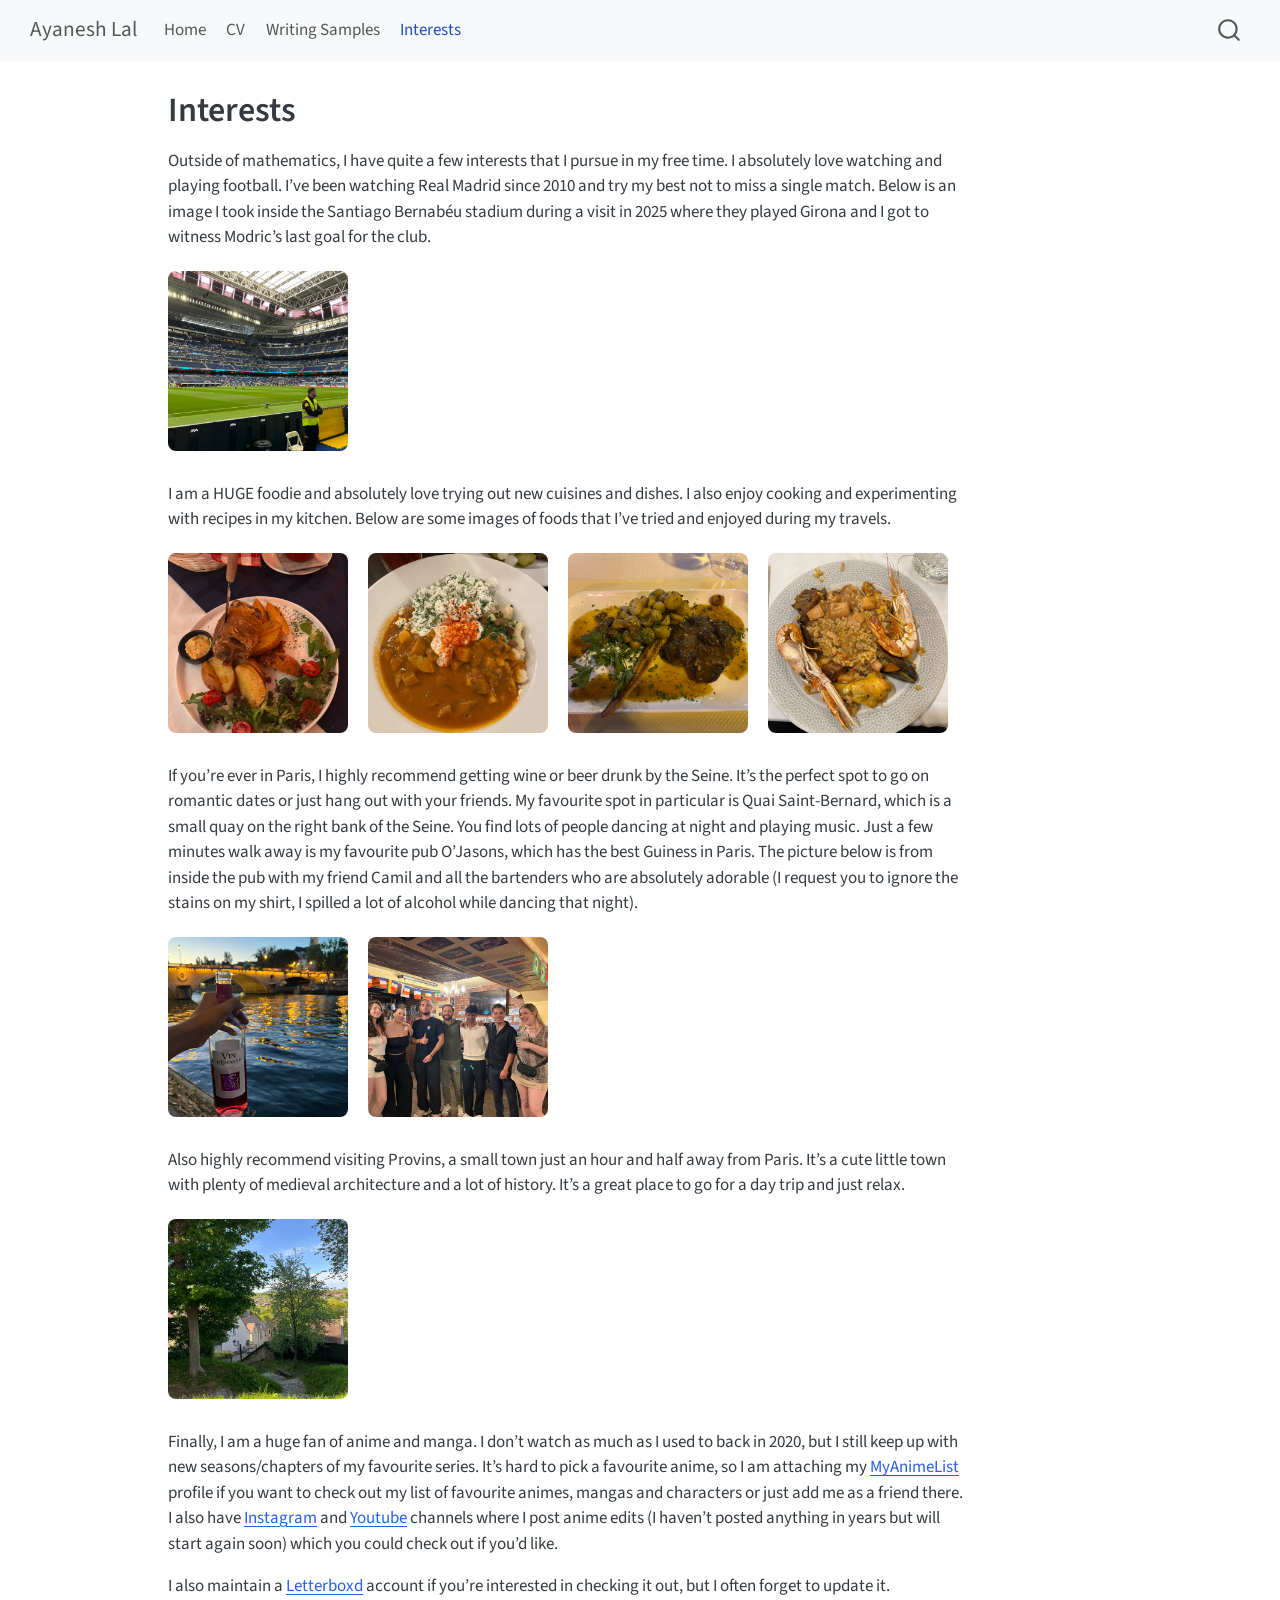
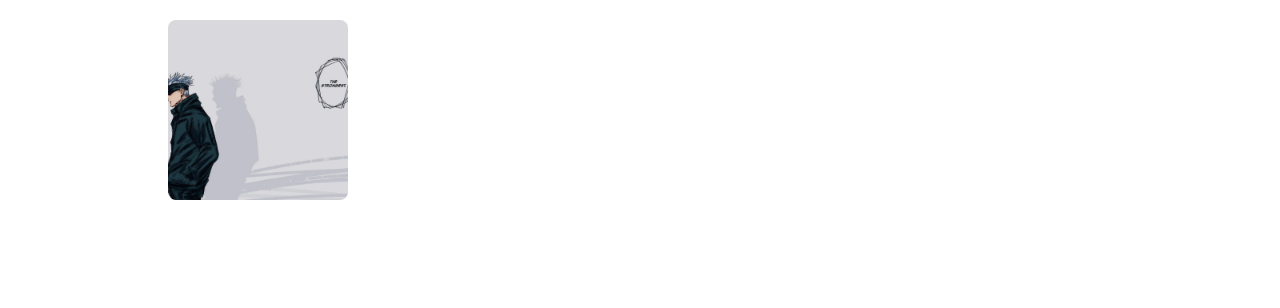
<file: interests.html>
<!DOCTYPE html>
<html xmlns="http://www.w3.org/1999/xhtml" lang="en" xml:lang="en"><head>

<meta charset="utf-8">
<meta name="generator" content="quarto-1.10.18">

<meta name="viewport" content="width=device-width, initial-scale=1.0, user-scalable=yes">


<title>Interests – Ayanesh Lal</title>
<style>
/* Default styles provided by pandoc.
** See https://pandoc.org/MANUAL.html#variables-for-html for config info.
*/
span.smallcaps{font-variant: small-caps;}
div.columns{display: flex; gap: 1.5em;}
div.column{flex: auto;}
@media screen {
div.columns{gap: min(4vw, 1.5em);}
div.column{overflow-x: auto;}
}
div.hanging-indent{margin-left: 1.5em; text-indent: -1.5em;}
ul.task-list{list-style: none;}
ul.task-list li input[type="checkbox"] {
  width: 0.8em;
  margin: 0 0.8em 0.2em -1em; /* quarto-specific, see https://github.com/quarto-dev/quarto-cli/issues/4556 */ 
  vertical-align: middle;
}
</style>


<script src="site_libs/quarto-nav/quarto-nav.js"></script>
<script src="site_libs/quarto-nav/headroom.min.js"></script>
<script src="site_libs/clipboard/clipboard.min.js"></script>
<script src="site_libs/quarto-search/autocomplete.umd.js"></script>
<script src="site_libs/quarto-search/fuse.min.js"></script>
<script src="site_libs/quarto-search/quarto-search.js"></script>
<meta name="quarto:offset" content="./">
<script src="site_libs/quarto-html/quarto.js" type="module"></script>
<script src="site_libs/quarto-html/tabsets/tabsets.js" type="module"></script>
<script src="site_libs/quarto-html/popper.min.js"></script>
<script src="site_libs/quarto-html/tippy.umd.min.js"></script>
<script src="site_libs/quarto-html/anchor.min.js"></script>
<link href="site_libs/quarto-html/tippy.css" rel="stylesheet">
<link href="site_libs/quarto-html/quarto-syntax-highlighting-64a204ab8560d761af7679ceaba22944.css" rel="stylesheet" id="quarto-text-highlighting-styles">
<script src="site_libs/bootstrap/bootstrap.min.js"></script>
<link href="site_libs/bootstrap/bootstrap-icons.css" rel="stylesheet">
<link href="site_libs/bootstrap/bootstrap-172ba59bd5e0b52282274ba0c0cc16fc.min.css" rel="stylesheet" append-hash="true" id="quarto-bootstrap" data-mode="light">
<script id="quarto-search-options" type="application/json">{
  "location": "navbar",
  "copy-button": false,
  "collapse-after": 3,
  "panel-placement": "end",
  "type": "overlay",
  "limit": 50,
  "keyboard-shortcut": [
    "f",
    "/",
    "s"
  ],
  "show-item-context": false,
  "language": {
    "search-no-results-text": "No results",
    "search-matching-documents-text": "matching documents",
    "search-copy-link-title": "Copy link to search",
    "search-hide-matches-text": "Hide additional matches",
    "search-more-match-text": "more match in this document",
    "search-more-matches-text": "more matches in this document",
    "search-clear-button-title": "Clear",
    "search-text-placeholder": "",
    "search-detached-cancel-button-title": "Cancel",
    "search-submit-button-title": "Submit",
    "search-label": "Search"
  }
}</script>


<link rel="stylesheet" href="styles.css">
</head>

<body class="nav-fixed quarto-light">

<div id="quarto-search-results"></div>
  <header id="quarto-header" class="headroom fixed-top">
    <nav class="navbar navbar-expand-lg " data-bs-theme="dark">
      <div class="navbar-container container-fluid">
      <div class="navbar-brand-container mx-auto">
    <a class="navbar-brand" href="./index.html">
    <span class="navbar-title">Ayanesh Lal</span>
    </a>
  </div>
            <div id="quarto-search" class="" title="Search"></div>
          <button class="navbar-toggler" type="button" data-bs-toggle="collapse" data-bs-target="#navbarCollapse" aria-controls="navbarCollapse" role="menu" aria-expanded="false" aria-label="Toggle navigation" onclick="if (window.quartoToggleHeadroom) { window.quartoToggleHeadroom(); }">
  <span class="navbar-toggler-icon"></span>
</button>
          <div class="collapse navbar-collapse" id="navbarCollapse">
            <ul class="navbar-nav navbar-nav-scroll me-auto">
  <li class="nav-item">
    <a class="nav-link" href="./index.html"> 
<span class="menu-text">Home</span></a>
  </li>  
  <li class="nav-item">
    <a class="nav-link" href="./cv.html"> 
<span class="menu-text">CV</span></a>
  </li>  
  <li class="nav-item">
    <a class="nav-link" href="./writing.html"> 
<span class="menu-text">Writing Samples</span></a>
  </li>  
  <li class="nav-item">
    <a class="nav-link active" href="./interests.html" aria-current="page"> 
<span class="menu-text">Interests</span></a>
  </li>  
</ul>
          </div> <!-- /navcollapse -->
            <div class="quarto-navbar-tools">
</div>
      </div> <!-- /container-fluid -->
    </nav>
</header>
<!-- content -->
<div id="quarto-content" class="quarto-container page-columns page-rows-contents page-layout-article page-navbar">
<!-- sidebar -->
<!-- margin-sidebar -->
    <div id="quarto-margin-sidebar" class="sidebar margin-sidebar zindex-bottom">
        
    </div>
<!-- main -->
<main class="content" id="quarto-document-content">

<header id="title-block-header" class="quarto-title-block default">
<div class="quarto-title">
<h1 class="title">Interests</h1>
</div>



<div class="quarto-title-meta">

    
  
    
  </div>
  


</header>


<p>Outside of mathematics, I have quite a few interests that I pursue in my free time. I absolutely love watching and playing football. I’ve been watching Real Madrid since 2010 and try my best not to miss a single match. Below is an image I took inside the Santiago Bernabéu stadium during a visit in 2025 where they played Girona and I got to witness Modric’s last goal for the club.</p>
<div class="interest-gallery">
<p><img src="images/interests/bernabeu.jpeg" class="interest-thumb img-fluid"></p>
</div>
<p>I am a HUGE foodie and absolutely love trying out new cuisines and dishes. I also enjoy cooking and experimenting with recipes in my kitchen. Below are some images of foods that I’ve tried and enjoyed during my travels.</p>
<div class="interest-gallery">
<p><img src="images/interests/hungaryfood1.jpeg" class="interest-thumb img-fluid"></p>
<p><img src="images/interests/hungaryfood2.jpeg" class="interest-thumb img-fluid"></p>
<p><img src="images/interests/provinsfood.jpeg" class="interest-thumb img-fluid"></p>
<p><img src="images/interests/paella.jpeg" class="interest-thumb img-fluid"></p>
</div>
<p>If you’re ever in Paris, I highly recommend getting wine or beer drunk by the Seine. It’s the perfect spot to go on romantic dates or just hang out with your friends. My favourite spot in particular is Quai Saint-Bernard, which is a small quay on the right bank of the Seine. You find lots of people dancing at night and playing music. Just a few minutes walk away is my favourite pub O’Jasons, which has the best Guiness in Paris. The picture below is from inside the pub with my friend Camil and all the bartenders who are absolutely adorable (I request you to ignore the stains on my shirt, I spilled a lot of alcohol while dancing that night).</p>
<div class="interest-gallery">
<p><img src="images/interests/wine.jpeg" class="interest-thumb img-fluid"></p>
<p><img src="images/interests/ojasons.jpeg" class="interest-thumb img-fluid"></p>
</div>
<p>Also highly recommend visiting Provins, a small town just an hour and half away from Paris. It’s a cute little town with plenty of medieval architecture and a lot of history. It’s a great place to go for a day trip and just relax.</p>
<div class="interest-gallery">
<p><img src="images/interests/provins.jpeg" class="interest-thumb img-fluid"></p>
</div>
<p>Finally, I am a huge fan of anime and manga. I don’t watch as much as I used to back in 2020, but I still keep up with new seasons/chapters of my favourite series. It’s hard to pick a favourite anime, so I am attaching my <a href="https://myanimelist.net/profile/ayaneshlal">MyAnimeList</a> profile if you want to check out my list of favourite animes, mangas and characters or just add me as a friend there. I also have <a href="https://www.instagram.com/1ay7n/">Instagram</a> and <a href="https://www.youtube.com/@1ay7n">Youtube</a> channels where I post anime edits (I haven’t posted anything in years but will start again soon) which you could check out if you’d like.</p>
<p>I also maintain a <a href="https://letterboxd.com/ayanesh17">Letterboxd</a> account if you’re interested in checking it out, but I often forget to update it.</p>
<div class="interest-gallery">
<p><img src="images/interests/gojo.jpeg" class="interest-thumb img-fluid"></p>
</div>



</main> <!-- /main -->
<script id="quarto-html-after-body" type="application/javascript">
  window.document.addEventListener("DOMContentLoaded", function (event) {
    const icon = "";
    const anchorJS = new window.AnchorJS();
    anchorJS.options = {
      placement: 'right',
      icon: icon
    };
    anchorJS.add('.anchored');
    const isCodeAnnotation = (el) => {
      for (const clz of el.classList) {
        if (clz.startsWith('code-annotation-')) {                     
          return true;
        }
      }
      return false;
    }
    const onCopySuccess = function(e) {
      // button target
      const button = e.trigger;
      // don't keep focus
      button.blur();
      // flash "checked"
      button.classList.add('code-copy-button-checked');
      var currentTitle = button.getAttribute("title");
      button.setAttribute("title", "Copied!");
      let tooltip;
      if (window.bootstrap) {
        button.setAttribute("data-bs-toggle", "tooltip");
        button.setAttribute("data-bs-placement", "left");
        button.setAttribute("data-bs-title", "Copied!");
        tooltip = new bootstrap.Tooltip(button, 
          { trigger: "manual", 
            customClass: "code-copy-button-tooltip",
            offset: [0, -8]});
        tooltip.show();    
      }
      setTimeout(function() {
        if (tooltip) {
          tooltip.hide();
          button.removeAttribute("data-bs-title");
          button.removeAttribute("data-bs-toggle");
          button.removeAttribute("data-bs-placement");
        }
        button.setAttribute("title", currentTitle);
        button.classList.remove('code-copy-button-checked');
      }, 1000);
      // clear code selection
      e.clearSelection();
    }
    const getTextToCopy = function(trigger) {
      const outerScaffold = trigger.parentElement.cloneNode(true);
      const codeEl = outerScaffold.querySelector('code');
      for (const childEl of codeEl.children) {
        if (isCodeAnnotation(childEl)) {
          childEl.remove();
        }
      }
      return codeEl.innerText;
    }
    const clipboard = new window.ClipboardJS('.code-copy-button:not([data-in-quarto-modal])', {
      text: getTextToCopy
    });
    clipboard.on('success', onCopySuccess);
    if (window.document.getElementById('quarto-embedded-source-code-modal')) {
      const clipboardModal = new window.ClipboardJS('.code-copy-button[data-in-quarto-modal]', {
        text: getTextToCopy,
        container: window.document.getElementById('quarto-embedded-source-code-modal')
      });
      clipboardModal.on('success', onCopySuccess);
    }
      var localhostRegex = new RegExp(/^(?:http|https):\/\/localhost\:?[0-9]*\//);
      var mailtoRegex = new RegExp(/^mailto:/);
        var filterRegex = new RegExp("https:\/\/ayaneshlal\.github\.io\/");
      var isInternal = (href) => {
          return filterRegex.test(href) || localhostRegex.test(href) || mailtoRegex.test(href);
      }
      // Inspect non-navigation links and adorn them if external
     var links = window.document.querySelectorAll('a[href]:not(.nav-link):not(.navbar-brand):not(.toc-action):not(.sidebar-link):not(.sidebar-item-toggle):not(.pagination-link):not(.no-external):not([aria-hidden]):not(.dropdown-item):not(.quarto-navigation-tool):not(.about-link)');
      for (var i=0; i<links.length; i++) {
        const link = links[i];
        if (!isInternal(link.href)) {
          // undo the damage that might have been done by quarto-nav.js in the case of
          // links that we want to consider external
          if (link.dataset.originalHref !== undefined) {
            link.href = link.dataset.originalHref;
          }
        }
      }
    function tippyHover(el, contentFn, onTriggerFn, onUntriggerFn) {
      const config = {
        allowHTML: true,
        maxWidth: 500,
        delay: 100,
        arrow: false,
        appendTo: function(el) {
            return el.parentElement;
        },
        interactive: true,
        interactiveBorder: 10,
        theme: 'quarto',
        placement: 'bottom-start',
      };
      if (contentFn) {
        config.content = contentFn;
      }
      if (onTriggerFn) {
        config.onTrigger = onTriggerFn;
      }
      if (onUntriggerFn) {
        config.onUntrigger = onUntriggerFn;
      }
      window.tippy(el, config); 
    }
    const noterefs = window.document.querySelectorAll('a[role="doc-noteref"]');
    for (var i=0; i<noterefs.length; i++) {
      const ref = noterefs[i];
      tippyHover(ref, function() {
        // use id or data attribute instead here
        let href = ref.getAttribute('data-footnote-href') || ref.getAttribute('href');
        try { href = new URL(href).hash; } catch {}
        const id = href.replace(/^#\/?/, "");
        const note = window.document.getElementById(id);
        if (note) {
          return note.innerHTML;
        } else {
          return "";
        }
      });
    }
    const xrefs = window.document.querySelectorAll('a.quarto-xref');
    const processXRef = (id, note) => {
      // Strip column container classes
      const stripColumnClz = (el) => {
        el.classList.remove("page-full", "page-columns");
        if (el.children) {
          for (const child of el.children) {
            stripColumnClz(child);
          }
        }
      }
      stripColumnClz(note)
      if (id === null || id.startsWith('sec-')) {
        // Special case sections, only their first couple elements
        const container = document.createElement("div");
        if (note.children && note.children.length > 2) {
          container.appendChild(note.children[0].cloneNode(true));
          for (let i = 1; i < note.children.length; i++) {
            const child = note.children[i];
            if (child.tagName === "P" && child.innerText === "") {
              continue;
            } else {
              container.appendChild(child.cloneNode(true));
              break;
            }
          }
          if (window.Quarto?.typesetMath) {
            window.Quarto.typesetMath(container);
          }
          return container.innerHTML
        } else {
          if (window.Quarto?.typesetMath) {
            window.Quarto.typesetMath(note);
          }
          return note.innerHTML;
        }
      } else {
        // Remove any anchor links if they are present
        const anchorLink = note.querySelector('a.anchorjs-link');
        if (anchorLink) {
          anchorLink.remove();
        }
        if (window.Quarto?.typesetMath) {
          window.Quarto.typesetMath(note);
        }
        if (note.classList.contains("callout")) {
          return note.outerHTML;
        } else {
          return note.innerHTML;
        }
      }
    }
    for (var i=0; i<xrefs.length; i++) {
      const xref = xrefs[i];
      tippyHover(xref, undefined, function(instance) {
        instance.disable();
        let url = xref.getAttribute('href');
        let hash = undefined; 
        if (url.startsWith('#')) {
          hash = url;
        } else {
          try { hash = new URL(url).hash; } catch {}
        }
        if (hash) {
          const id = hash.replace(/^#\/?/, "");
          const note = window.document.getElementById(id);
          if (note !== null) {
            try {
              const html = processXRef(id, note.cloneNode(true));
              instance.setContent(html);
            } finally {
              instance.enable();
              instance.show();
            }
          } else {
            // See if we can fetch this
            fetch(url.split('#')[0])
            .then(res => res.text())
            .then(html => {
              const parser = new DOMParser();
              const htmlDoc = parser.parseFromString(html, "text/html");
              const note = htmlDoc.getElementById(id);
              if (note !== null) {
                const html = processXRef(id, note);
                instance.setContent(html);
              } 
            }).finally(() => {
              instance.enable();
              instance.show();
            });
          }
        } else {
          // See if we can fetch a full url (with no hash to target)
          // This is a special case and we should probably do some content thinning / targeting
          fetch(url)
          .then(res => res.text())
          .then(html => {
            const parser = new DOMParser();
            const htmlDoc = parser.parseFromString(html, "text/html");
            const note = htmlDoc.querySelector('main.content');
            if (note !== null) {
              // This should only happen for chapter cross references
              // (since there is no id in the URL)
              // remove the first header
              if (note.children.length > 0 && note.children[0].tagName === "HEADER") {
                note.children[0].remove();
              }
              const html = processXRef(null, note);
              instance.setContent(html);
            } 
          }).finally(() => {
            instance.enable();
            instance.show();
          });
        }
      }, function(instance) {
      });
    }
        let selectedAnnoteEl;
        const selectorForAnnotation = ( cell, annotation) => {
          let cellAttr = 'data-code-cell="' + cell + '"';
          let lineAttr = 'data-code-annotation="' +  annotation + '"';
          const selector = 'span[' + cellAttr + '][' + lineAttr + ']';
          return selector;
        }
        const selectCodeLines = (annoteEl) => {
          const doc = window.document;
          const targetCell = annoteEl.getAttribute("data-target-cell");
          const targetAnnotation = annoteEl.getAttribute("data-target-annotation");
          const annoteSpan = window.document.querySelector(selectorForAnnotation(targetCell, targetAnnotation));
          const lines = annoteSpan.getAttribute("data-code-lines").split(",");
          const lineIds = lines.map((line) => {
            return targetCell + "-" + line;
          })
          let top = null;
          let height = null;
          let parent = null;
          if (lineIds.length > 0) {
              //compute the position of the single el (top and bottom and make a div)
              const el = window.document.getElementById(lineIds[0]);
              top = el.offsetTop;
              height = el.offsetHeight;
              parent = el.parentElement.parentElement;
            if (lineIds.length > 1) {
              const lastEl = window.document.getElementById(lineIds[lineIds.length - 1]);
              const bottom = lastEl.offsetTop + lastEl.offsetHeight;
              height = bottom - top;
            }
            if (top !== null && height !== null && parent !== null) {
              // cook up a div (if necessary) and position it 
              let div = window.document.getElementById("code-annotation-line-highlight");
              if (div === null) {
                div = window.document.createElement("div");
                div.setAttribute("id", "code-annotation-line-highlight");
                div.style.position = 'absolute';
                parent.appendChild(div);
              }
              div.style.top = top - 2 + "px";
              div.style.height = height + 4 + "px";
              div.style.left = 0;
              let gutterDiv = window.document.getElementById("code-annotation-line-highlight-gutter");
              if (gutterDiv === null) {
                gutterDiv = window.document.createElement("div");
                gutterDiv.setAttribute("id", "code-annotation-line-highlight-gutter");
                gutterDiv.style.position = 'absolute';
                const codeCell = window.document.getElementById(targetCell);
                const gutter = codeCell.querySelector('.code-annotation-gutter');
                gutter.appendChild(gutterDiv);
              }
              gutterDiv.style.top = top - 2 + "px";
              gutterDiv.style.height = height + 4 + "px";
            }
            selectedAnnoteEl = annoteEl;
          }
        };
        const unselectCodeLines = () => {
          const elementsIds = ["code-annotation-line-highlight", "code-annotation-line-highlight-gutter"];
          elementsIds.forEach((elId) => {
            const div = window.document.getElementById(elId);
            if (div) {
              div.remove();
            }
          });
          selectedAnnoteEl = undefined;
        };
          // Handle positioning of the toggle
      window.addEventListener(
        "resize",
        throttle(() => {
          elRect = undefined;
          if (selectedAnnoteEl) {
            selectCodeLines(selectedAnnoteEl);
          }
        }, 10)
      );
      function throttle(fn, ms) {
      let throttle = false;
      let timer;
        return (...args) => {
          if(!throttle) { // first call gets through
              fn.apply(this, args);
              throttle = true;
          } else { // all the others get throttled
              if(timer) clearTimeout(timer); // cancel #2
              timer = setTimeout(() => {
                fn.apply(this, args);
                timer = throttle = false;
              }, ms);
          }
        };
      }
        // Attach click handler to the DT
        const annoteDls = window.document.querySelectorAll('dt[data-target-cell]');
        for (const annoteDlNode of annoteDls) {
          annoteDlNode.addEventListener('click', (event) => {
            const clickedEl = event.target;
            if (clickedEl !== selectedAnnoteEl) {
              unselectCodeLines();
              const activeEl = window.document.querySelector('dt[data-target-cell].code-annotation-active');
              if (activeEl) {
                activeEl.classList.remove('code-annotation-active');
              }
              selectCodeLines(clickedEl);
              clickedEl.classList.add('code-annotation-active');
            } else {
              // Unselect the line
              unselectCodeLines();
              clickedEl.classList.remove('code-annotation-active');
            }
          });
        }
    const findCites = (el) => {
      const parentEl = el.parentElement;
      if (parentEl) {
        const cites = parentEl.dataset.cites;
        if (cites) {
          return {
            el,
            cites: cites.split(' ')
          };
        } else {
          return findCites(el.parentElement)
        }
      } else {
        return undefined;
      }
    };
    var bibliorefs = window.document.querySelectorAll('a[role="doc-biblioref"]');
    for (var i=0; i<bibliorefs.length; i++) {
      const ref = bibliorefs[i];
      const citeInfo = findCites(ref);
      if (citeInfo) {
        tippyHover(citeInfo.el, function() {
          var popup = window.document.createElement('div');
          citeInfo.cites.forEach(function(cite) {
            var citeDiv = window.document.createElement('div');
            citeDiv.classList.add('hanging-indent');
            citeDiv.classList.add('csl-entry');
            var biblioDiv = window.document.getElementById('ref-' + cite);
            if (biblioDiv) {
              citeDiv.innerHTML = biblioDiv.innerHTML;
            }
            popup.appendChild(citeDiv);
          });
          return popup.innerHTML;
        });
      }
    }
  });
  </script>
</div> <!-- /content -->




</body></html>
</file>
<file: site_libs/quarto-html/tippy.css>
.tippy-box[data-animation=fade][data-state=hidden]{opacity:0}[data-tippy-root]{max-width:calc(100vw - 10px)}.tippy-box{position:relative;background-color:#333;color:#fff;border-radius:4px;font-size:14px;line-height:1.4;white-space:normal;outline:0;transition-property:transform,visibility,opacity}.tippy-box[data-placement^=top]>.tippy-arrow{bottom:0}.tippy-box[data-placement^=top]>.tippy-arrow:before{bottom:-7px;left:0;border-width:8px 8px 0;border-top-color:initial;transform-origin:center top}.tippy-box[data-placement^=bottom]>.tippy-arrow{top:0}.tippy-box[data-placement^=bottom]>.tippy-arrow:before{top:-7px;left:0;border-width:0 8px 8px;border-bottom-color:initial;transform-origin:center bottom}.tippy-box[data-placement^=left]>.tippy-arrow{right:0}.tippy-box[data-placement^=left]>.tippy-arrow:before{border-width:8px 0 8px 8px;border-left-color:initial;right:-7px;transform-origin:center left}.tippy-box[data-placement^=right]>.tippy-arrow{left:0}.tippy-box[data-placement^=right]>.tippy-arrow:before{left:-7px;border-width:8px 8px 8px 0;border-right-color:initial;transform-origin:center right}.tippy-box[data-inertia][data-state=visible]{transition-timing-function:cubic-bezier(.54,1.5,.38,1.11)}.tippy-arrow{width:16px;height:16px;color:#333}.tippy-arrow:before{content:"";position:absolute;border-color:transparent;border-style:solid}.tippy-content{position:relative;padding:5px 9px;z-index:1}
</file>
<file: site_libs/quarto-html/quarto-syntax-highlighting-64a204ab8560d761af7679ceaba22944.css>
/* quarto syntax highlight colors */
:root {
  --quarto-hl-ot-color: #003B4F;
  --quarto-hl-at-color: #657422;
  --quarto-hl-ss-color: #20794D;
  --quarto-hl-an-color: #5E5E5E;
  --quarto-hl-fu-color: #4758AB;
  --quarto-hl-st-color: #20794D;
  --quarto-hl-cf-color: #003B4F;
  --quarto-hl-op-color: #5E5E5E;
  --quarto-hl-er-color: #AD0000;
  --quarto-hl-bn-color: #AD0000;
  --quarto-hl-al-color: #AD0000;
  --quarto-hl-va-color: #111111;
  --quarto-hl-bu-color: inherit;
  --quarto-hl-ex-color: inherit;
  --quarto-hl-pp-color: #AD0000;
  --quarto-hl-in-color: #5E5E5E;
  --quarto-hl-vs-color: #20794D;
  --quarto-hl-wa-color: #5E5E5E;
  --quarto-hl-do-color: #5E5E5E;
  --quarto-hl-im-color: #00769E;
  --quarto-hl-ch-color: #20794D;
  --quarto-hl-dt-color: #AD0000;
  --quarto-hl-fl-color: #AD0000;
  --quarto-hl-co-color: #5E5E5E;
  --quarto-hl-cv-color: #5E5E5E;
  --quarto-hl-cn-color: #8f5902;
  --quarto-hl-sc-color: #5E5E5E;
  --quarto-hl-dv-color: #AD0000;
  --quarto-hl-kw-color: #003B4F;
}

/* other quarto variables */
:root {
  --quarto-font-monospace: SFMono-Regular, Menlo, Monaco, Consolas, "Liberation Mono", "Courier New", monospace;
}

/* syntax highlight based on Pandoc's rules */
pre > code.sourceCode > span {
  color: #003B4F;
}

code.sourceCode > span {
  color: #003B4F;
}

div.sourceCode,
div.sourceCode pre.sourceCode {
  color: #003B4F;
}

/* Normal */
code span {
  color: #003B4F;
}

/* Alert */
code span.al {
  color: #AD0000;
  font-style: inherit;
}

/* Annotation */
code span.an {
  color: #5E5E5E;
  font-style: inherit;
}

/* Attribute */
code span.at {
  color: #657422;
  font-style: inherit;
}

/* BaseN */
code span.bn {
  color: #AD0000;
  font-style: inherit;
}

/* BuiltIn */
code span.bu {
  font-style: inherit;
}

/* ControlFlow */
code span.cf {
  color: #003B4F;
  font-weight: bold;
  font-style: inherit;
}

/* Char */
code span.ch {
  color: #20794D;
  font-style: inherit;
}

/* Constant */
code span.cn {
  color: #8f5902;
  font-style: inherit;
}

/* Comment */
code span.co {
  color: #5E5E5E;
  font-style: inherit;
}

/* CommentVar */
code span.cv {
  color: #5E5E5E;
  font-style: italic;
}

/* Documentation */
code span.do {
  color: #5E5E5E;
  font-style: italic;
}

/* DataType */
code span.dt {
  color: #AD0000;
  font-style: inherit;
}

/* DecVal */
code span.dv {
  color: #AD0000;
  font-style: inherit;
}

/* Error */
code span.er {
  color: #AD0000;
  font-style: inherit;
}

/* Extension */
code span.ex {
  font-style: inherit;
}

/* Float */
code span.fl {
  color: #AD0000;
  font-style: inherit;
}

/* Function */
code span.fu {
  color: #4758AB;
  font-style: inherit;
}

/* Import */
code span.im {
  color: #00769E;
  font-style: inherit;
}

/* Information */
code span.in {
  color: #5E5E5E;
  font-style: inherit;
}

/* Keyword */
code span.kw {
  color: #003B4F;
  font-weight: bold;
  font-style: inherit;
}

/* Operator */
code span.op {
  color: #5E5E5E;
  font-style: inherit;
}

/* Other */
code span.ot {
  color: #003B4F;
  font-style: inherit;
}

/* Preprocessor */
code span.pp {
  color: #AD0000;
  font-style: inherit;
}

/* SpecialChar */
code span.sc {
  color: #5E5E5E;
  font-style: inherit;
}

/* SpecialString */
code span.ss {
  color: #20794D;
  font-style: inherit;
}

/* String */
code span.st {
  color: #20794D;
  font-style: inherit;
}

/* Variable */
code span.va {
  color: #111111;
  font-style: inherit;
}

/* VerbatimString */
code span.vs {
  color: #20794D;
  font-style: inherit;
}

/* Warning */
code span.wa {
  color: #5E5E5E;
  font-style: italic;
}

.prevent-inlining {
  content: "</";
}

/*# sourceMappingURL=9d8d5bb603a83b8298b89080a598c93b.css.map */
</file>
<file: styles.css>
.homepage {
  max-width: 1100px;
  margin: 3rem auto;
  align-items: center;
}

.homepage h2 {
  font-size: 2.5rem;
  margin-top: 0;
  margin-bottom: 1rem;
}

.homepage p {
  font-size: 1.05rem;
  line-height: 1.7;
  margin-top: 0;
}

.profile-photo {
  width: 100%;
  max-width: 360px;
  display: block;
  margin-left: auto;
  border-radius: 12px;
}

@media (max-width: 768px) {
  .profile-photo {
    margin: 2rem auto 0;
  }
}
/* Hide Quarto's heading anchor/link icon */
.anchorjs-link {
  display: none !important;
}
/* Writing samples */

/* Writing samples */

.writing-entry {
  margin-top: 1.2rem;
  margin-bottom: 3rem;
  align-items: flex-start;
  column-gap: 2rem;
}

/* Make the preview smaller */
.writing-preview {
  display: block;
  width: 100%;
  max-width: 220px;
  max-height: 300px;
  object-fit: contain;
  object-position: top left;
  border: 1px solid #dddddd;
  border-radius: 6px;
  margin: 0;
}

/* Add breathing room between preview and text */
.writing-entry .column:nth-child(2) {
  padding-left: 1.5rem;
}

.writing-entry p:first-child {
  margin-top: 0;
}

.writing-entry .btn {
  margin-top: 0.5rem;
}

/* Mobile */
@media (max-width: 768px) {
  .writing-preview {
    max-width: 190px;
    max-height: 260px;
    margin-bottom: 1rem;
  }

  .writing-entry .column:nth-child(2) {
    padding-left: 0;
  }
}
/* ================================
   INTERESTS PAGE
   ================================ */

/* Container for groups of images */
.interest-gallery {
  display: flex;
  flex-wrap: wrap;
  gap: 20px;
  align-items: flex-start;
  margin: 1.2rem 0 1.8rem 0;
}

/* Remove Quarto's paragraph spacing inside galleries */
.interest-gallery p {
  margin: 0;
  padding: 0;
}

/* Small, consistent image thumbnails */
.interest-gallery .interest-thumb {
  width: 180px;
  height: 180px;
  object-fit: cover;
  border-radius: 8px;
  display: block;
  margin: 0;
}

/* Mobile layout */
@media (max-width: 768px) {
  .interest-gallery {
    gap: 12px;
  }

  .interest-gallery .interest-thumb {
    width: 120px;
    height: 120px;
  }
}
</file>
